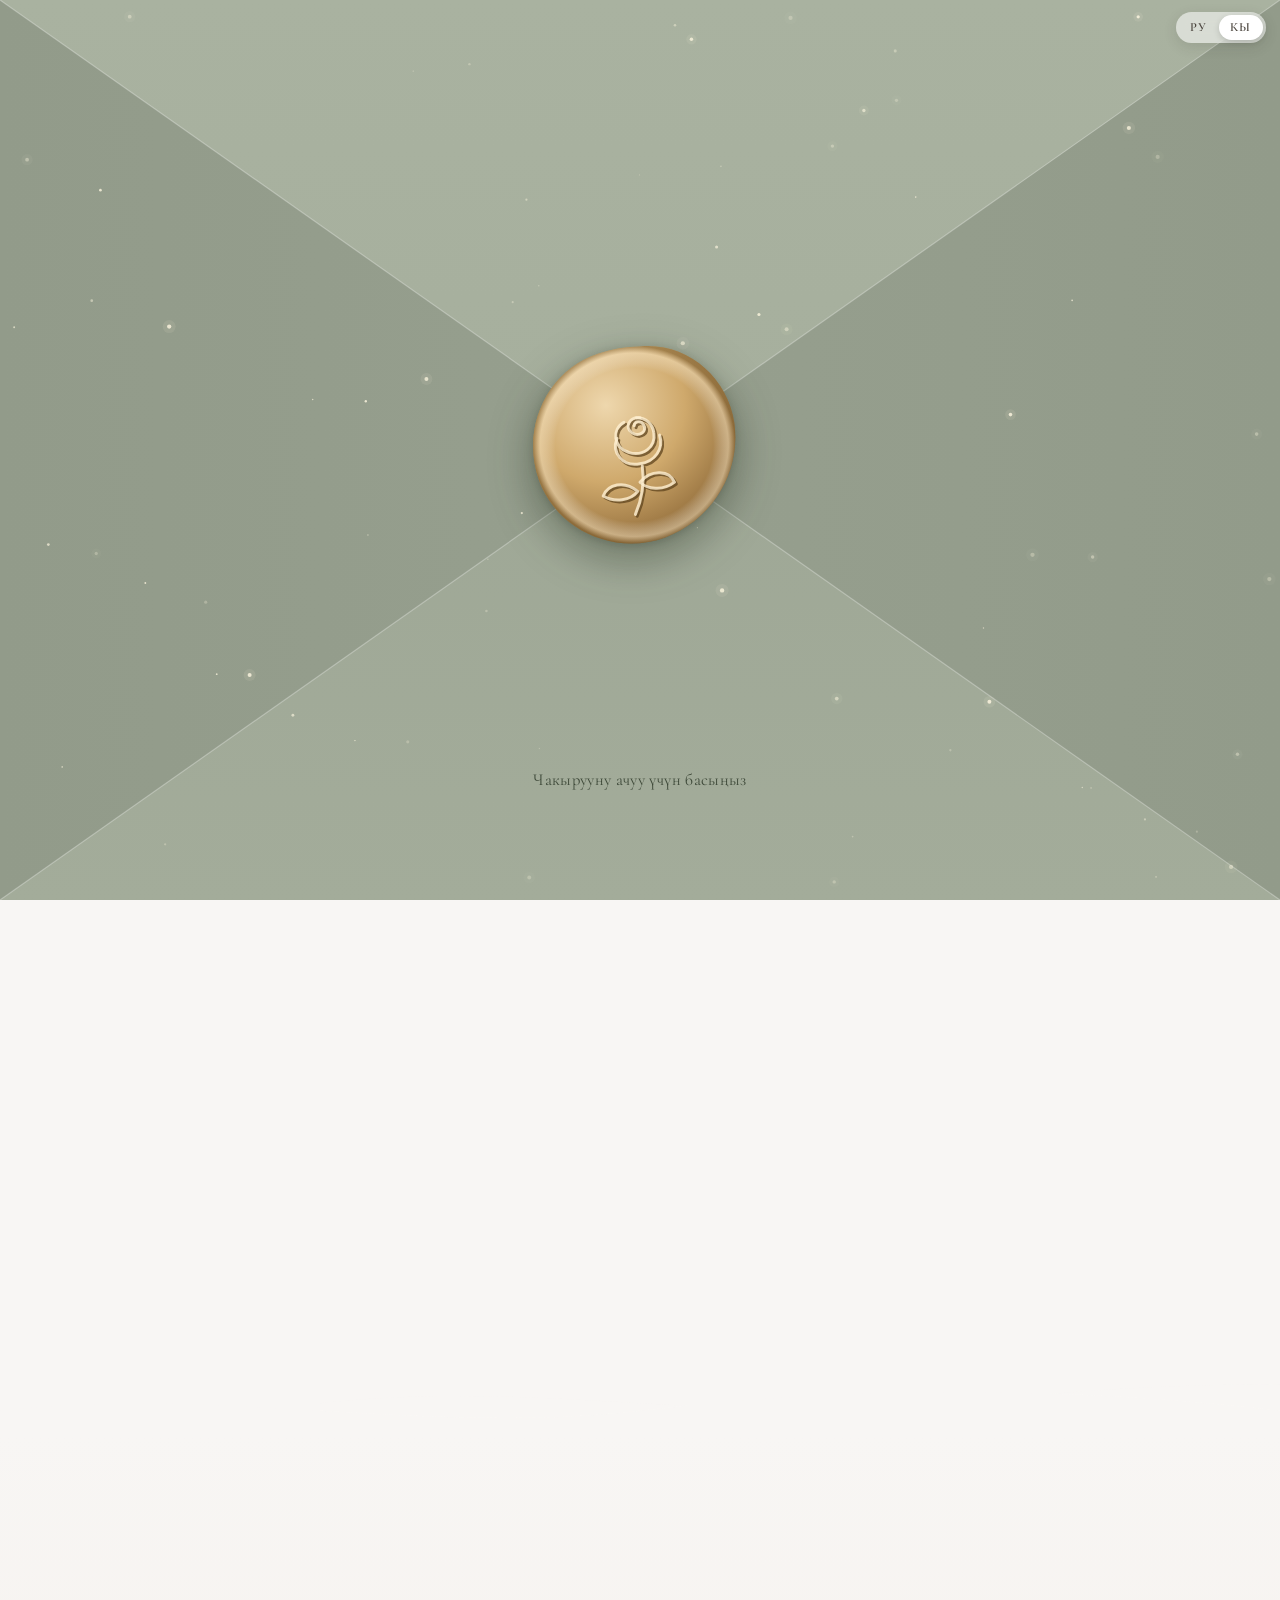
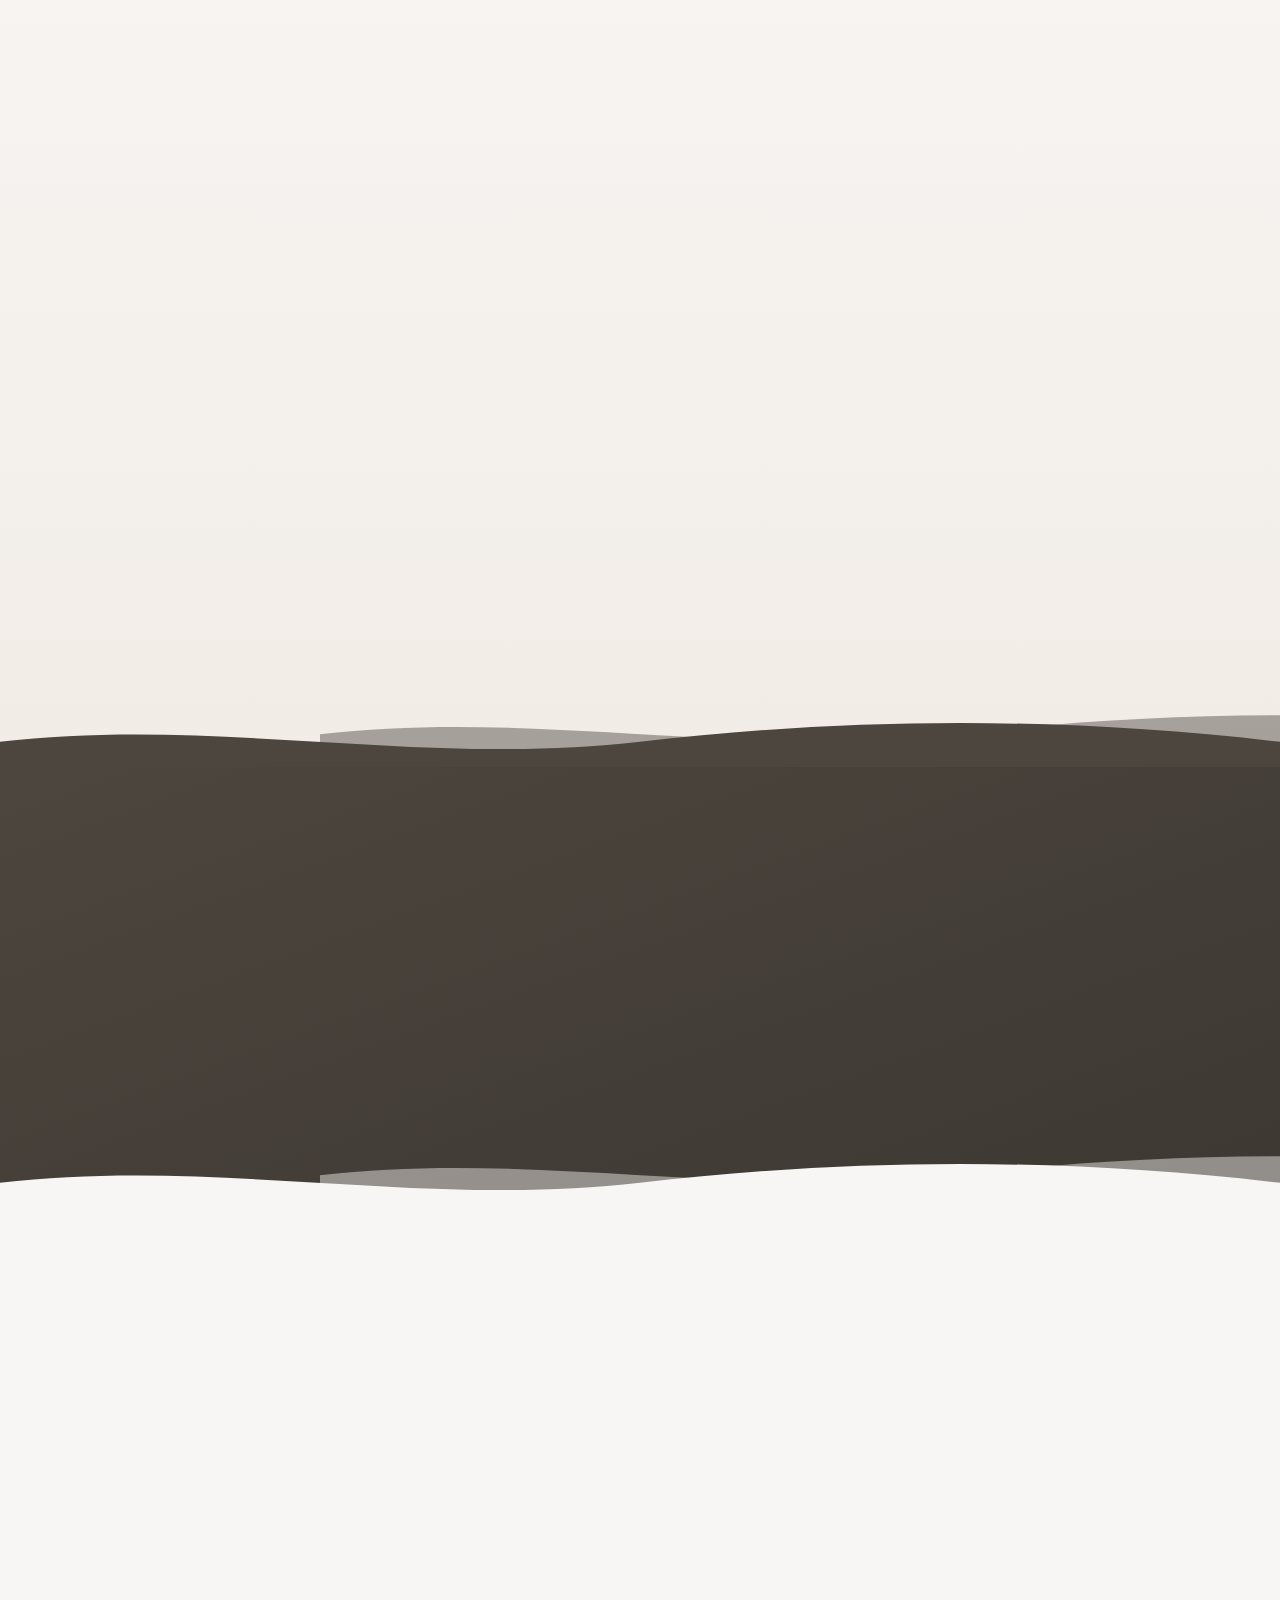
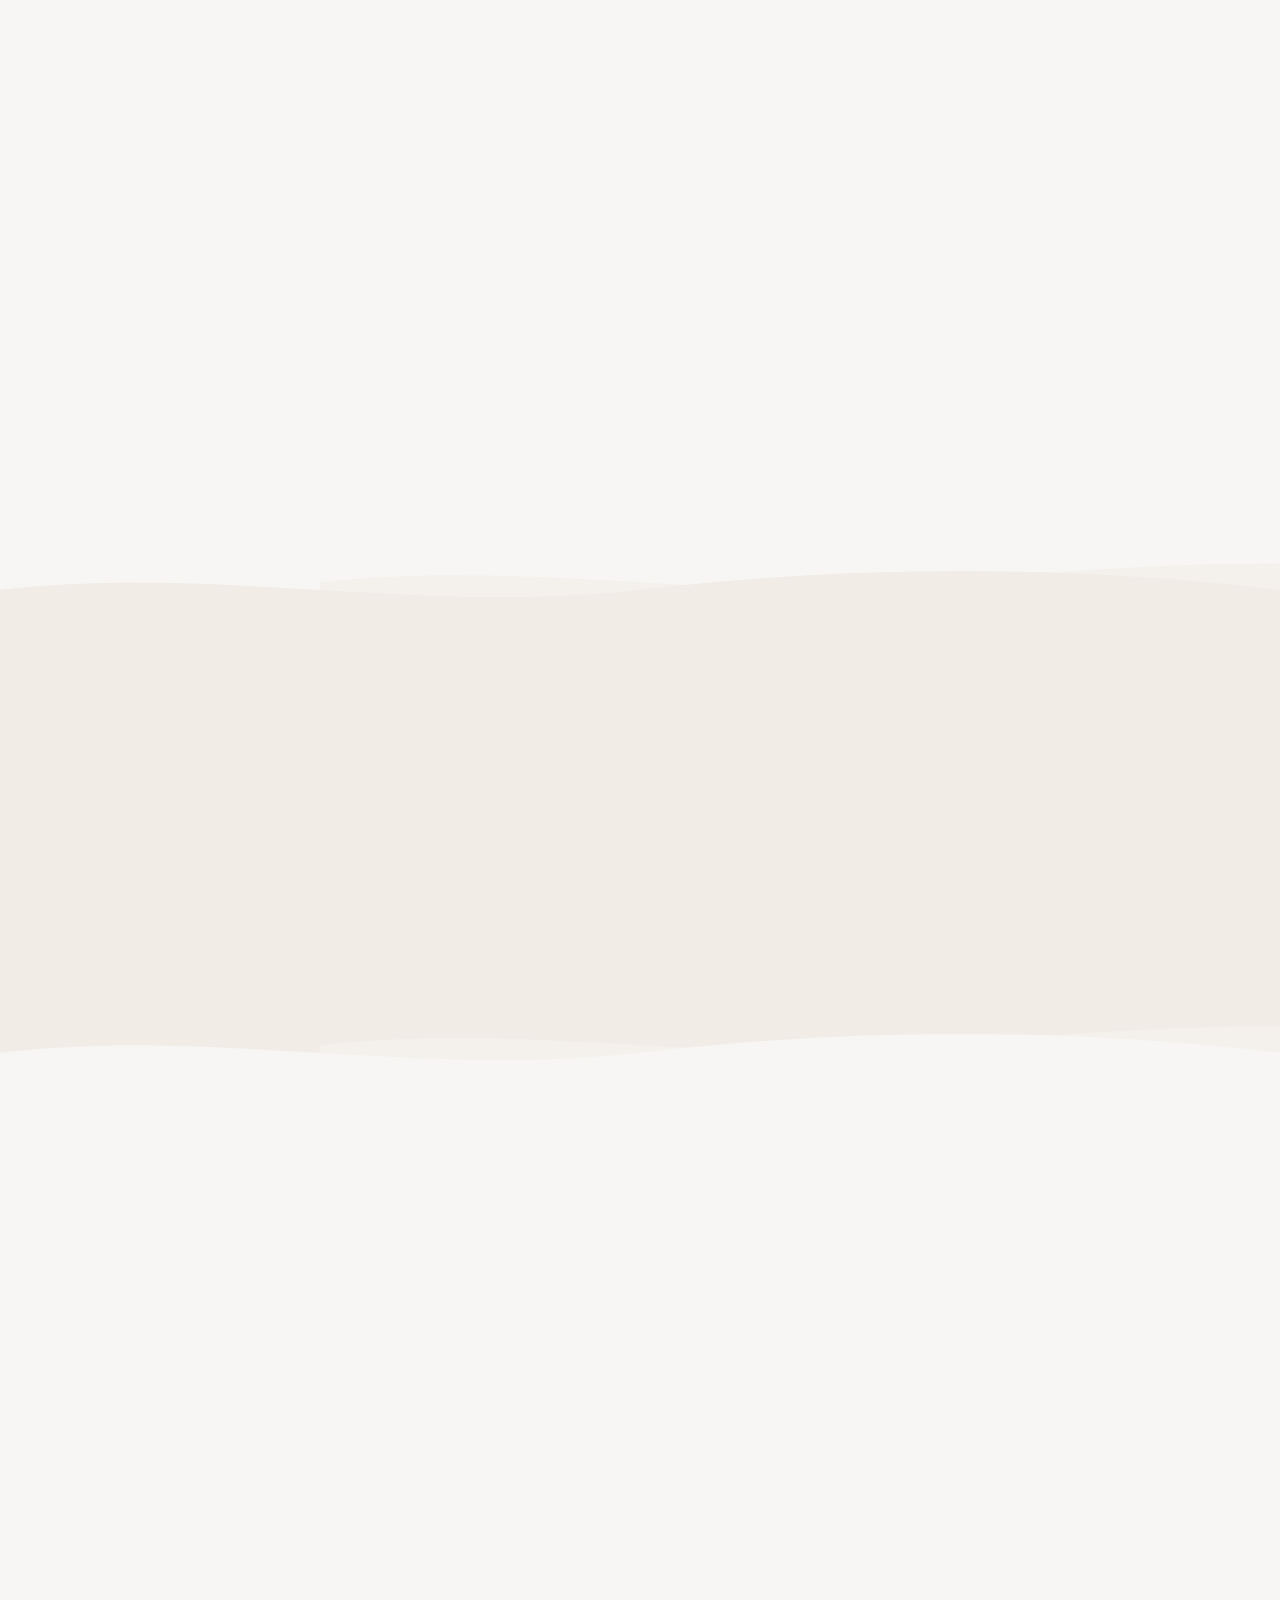
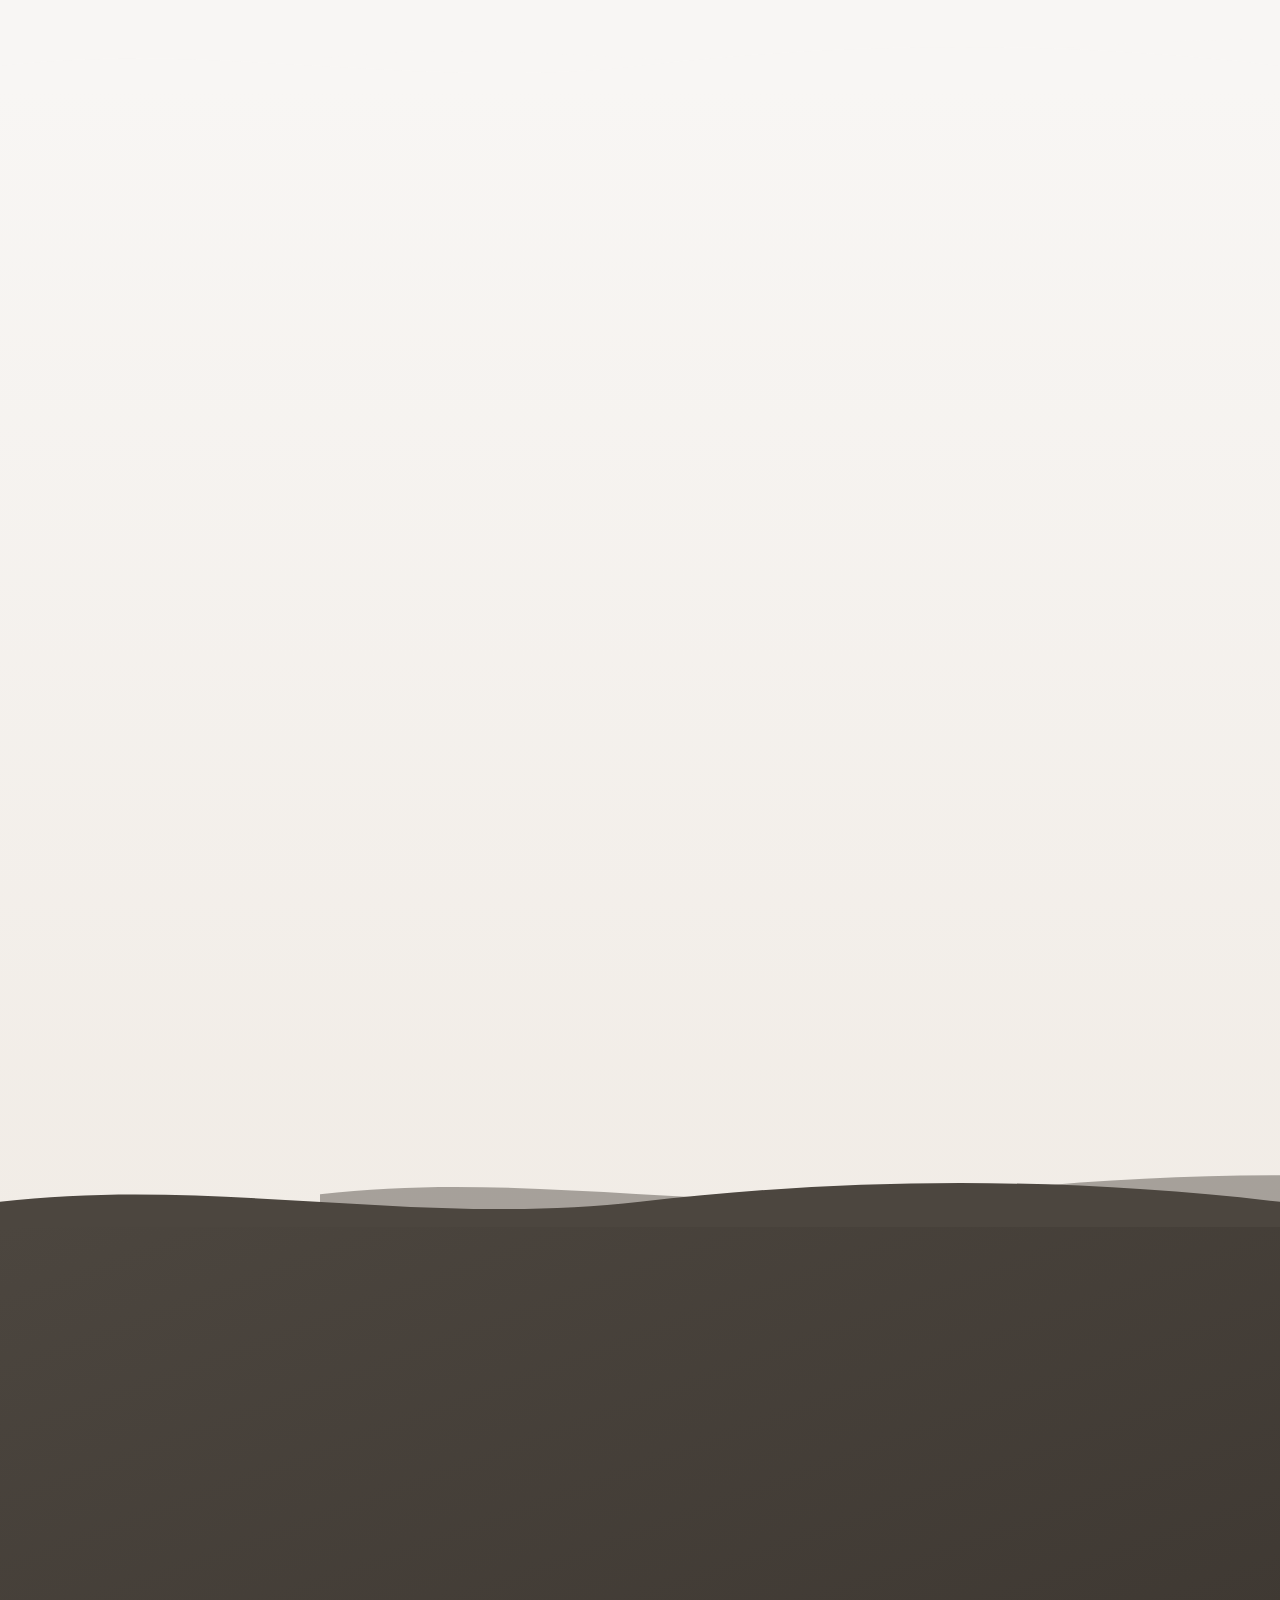
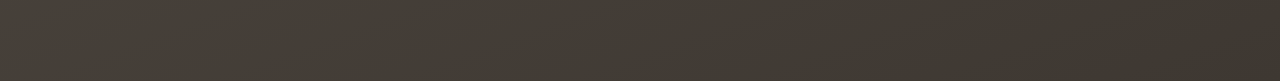
<file: index.html>
<!DOCTYPE html>
<html lang="ky">
<head>
  <meta charset="UTF-8">
  <meta name="viewport" content="width=device-width, initial-scale=1.0, viewport-fit=cover">
  <title>Бактыяр &amp; Диана — Үйлөнүү той</title>
  <meta name="description" content="Сиздерди Бактыяр жана Диананын үйлөнүү тоюна чакырабыз! 26-сентябрь 2026-жыл, саат 17:00. «Мезгил» багы. Чакырууну ачуу үчүн шилтемени басыңыз.">
  <meta property="og:title" content="Бактыяр & Диана — Үйлөнүү той чакыруусу">
  <meta property="og:description" content="Сиздерди Бактыяр жана Диананын үйлөнүү тоюна чакырабыз! 26-сентябрь 2026-жыл, саат 17:00. «Мезгил» багы. Чакырууну ачуу үчүн шилтемени басыңыз.">
  <meta property="og:type" content="website">
  <meta property="og:url" content="https://magamed56.github.io/baha_toy/">
  <meta property="og:image" content="https://magamed56.github.io/baha_toy/assets/og.jpg">
  <meta property="og:image:width" content="1080"><meta property="og:image:height" content="1080"><meta property="og:image:type" content="image/jpeg">
  <meta name="twitter:card" content="summary_large_image">
  <link rel="icon" href="data:image/svg+xml,<svg xmlns='http://www.w3.org/2000/svg' viewBox='0 0 100 100'><text y='.9em' font-size='90'>💍</text></svg>">
  <link rel="preconnect" href="https://fonts.googleapis.com">
  <link rel="preconnect" href="https://fonts.gstatic.com" crossorigin>
  <link href="https://fonts.googleapis.com/css2?family=Playfair+Display:ital,wght@0,400;0,500;0,600;1,400;1,500&family=Cormorant+Garamond:ital,wght@0,300;0,400;0,500;0,600;1,300;1,400;1,500&family=Marck+Script&display=swap" rel="stylesheet">
  <link rel="stylesheet" href="style.css?v=ba0b0c17">
</head>
<body>

  <!-- ===== Конверт / Обложка ===== -->
  <div id="intro" class="intro">
    <div class="env2" id="env">
      <div class="env2__flap env2__flap--left"></div>
      <div class="env2__flap env2__flap--right"></div>
      <div class="env2__flap env2__flap--bottom"></div>
      <div class="env2__flap env2__flap--top"></div>
      <svg class="env2__folds" viewBox="0 0 100 100" preserveAspectRatio="none" aria-hidden="true">
        <path d="M0 0 L50 50 L100 0 M0 100 L50 50 L100 100" vector-effect="non-scaling-stroke"/>
      </svg>
      <canvas id="dust" class="intro__dust" aria-hidden="true"></canvas>
      <button id="open-btn" class="seal" type="button" aria-label="Чакырууну ачуу">
        <svg class="seal__svg" viewBox="0 0 200 200" aria-hidden="true">
          <defs>
            <radialGradient id="wax" cx="36%" cy="30%" r="78%">
              <stop offset="0" stop-color="#eed7ad"/><stop offset=".5" stop-color="#cfa96c"/><stop offset=".85" stop-color="#9c7743"/><stop offset="1" stop-color="#7e5d30"/>
            </radialGradient>
            <radialGradient id="waxRim" cx="50%" cy="50%" r="50%">
              <stop offset=".78" stop-color="rgba(255,255,255,0)"/><stop offset=".93" stop-color="rgba(255,240,210,.45)"/><stop offset="1" stop-color="rgba(120,90,45,.5)"/>
            </radialGradient>
          </defs>
          <path class="seal__blob" d="M100 14 c 40 -4 76 26 82 66 c 6 42 -18 84 -60 100 c -44 16 -94 -6 -110 -50 c -16 -46 8 -96 52 -110 c 12 -4 24 -6 36 -6 Z" fill="url(#wax)"/>
          <path d="M100 14 c 40 -4 76 26 82 66 c 6 42 -18 84 -60 100 c -44 16 -94 -6 -110 -50 c -16 -46 8 -96 52 -110 c 12 -4 24 -6 36 -6 Z" fill="url(#waxRim)"/>
          <g class="seal__rose seal__rose--dark" transform="translate(1.6 1.6)">
            <path d="M100 76 c -9 -1 -14 8 -7 13 c 6 4 14 -1 10 -7 c -2 -4 -8 -3 -8 1"/>
            <path d="M86 80 c -11 6 -9 22 4 26 c 12 4 24 -4 22 -17 c -1 -8 -7 -13 -15 -13"/>
            <path d="M80 94 c -5 12 5 25 20 22 c 13 -2 21 -13 17 -25"/>
            <path d="M102 118 c 2 14 0 28 -6 42"/>
            <path d="M98 140 c -12 -10 -26 -6 -30 4 c 10 6 24 4 30 -4 Z"/>
            <path d="M100 132 c 10 -12 26 -10 30 0 c -10 8 -24 6 -30 0 Z"/>
          </g>
          <g class="seal__rose seal__rose--light">
            <path d="M100 76 c -9 -1 -14 8 -7 13 c 6 4 14 -1 10 -7 c -2 -4 -8 -3 -8 1"/>
            <path d="M86 80 c -11 6 -9 22 4 26 c 12 4 24 -4 22 -17 c -1 -8 -7 -13 -15 -13"/>
            <path d="M80 94 c -5 12 5 25 20 22 c 13 -2 21 -13 17 -25"/>
            <path d="M102 118 c 2 14 0 28 -6 42"/>
            <path d="M98 140 c -12 -10 -26 -6 -30 4 c 10 6 24 4 30 -4 Z"/>
            <path d="M100 132 c 10 -12 26 -10 30 0 c -10 8 -24 6 -30 0 Z"/>
          </g>
        </svg>
      </button>
      <p class="intro__tap" data-i18n="tap">Чакырууну ачуу үчүн басыңыз</p>
    </div>
  </div>
  <div class="lang" id="lang" role="group" aria-label="Тил / Язык">
    <button type="button" data-lang="ru">РУ</button>
    <button type="button" data-lang="ky" class="is-active">КЫ</button>
  </div>

  <!-- ===== Музыка ===== -->
  <button id="music-btn" class="music-btn" type="button" aria-label="Музыканы күйгүзүү / өчүрүү" aria-pressed="false">
    <span class="music-btn__bars"><i></i><i></i><i></i><i></i></span>
  </button>
  <audio id="bg-music" loop preload="auto" src="assets/music.mp3"></audio>

  <canvas id="petals" aria-hidden="true"></canvas>

  <div class="progress" aria-hidden="true"></div>
  <main id="page" class="page">

    <!-- ===== Башкы экран ===== -->
    <header class="hero">
      <div class="hero__glow"></div>
      <svg class="hero__floral hero__floral--tl" viewBox="0 0 200 200" aria-hidden="true">
        <g fill="none" stroke="currentColor" stroke-width="1.2" stroke-linecap="round">
          <path class="draw" d="M10 190 C 40 120, 60 90, 120 40"/>
          <path class="draw" d="M55 118 C 40 100, 30 95, 22 78 C 40 80, 55 95, 55 118 Z"/>
          <path class="draw" d="M78 90 C 95 92, 108 84, 118 66 C 100 66, 84 74, 78 90 Z"/>
          <path class="draw" d="M40 148 C 25 135, 14 132, 8 116 C 26 118, 38 130, 40 148 Z"/>
          <path class="draw" d="M96 66 C 84 52, 88 36, 100 24 C 110 38, 108 54, 96 66 Z"/>
          <path class="draw" d="M120 40 C 130 28, 146 22, 162 26"/>
          <circle class="draw" cx="166" cy="26" r="3"/>
          <circle class="draw" cx="150" cy="16" r="2"/>
        </g>
      </svg>
      <svg class="hero__floral hero__floral--br" viewBox="0 0 200 200" aria-hidden="true">
        <g fill="none" stroke="currentColor" stroke-width="1.2" stroke-linecap="round">
          <path class="draw" d="M10 190 C 40 120, 60 90, 120 40"/>
          <path class="draw" d="M55 118 C 40 100, 30 95, 22 78 C 40 80, 55 95, 55 118 Z"/>
          <path class="draw" d="M78 90 C 95 92, 108 84, 118 66 C 100 66, 84 74, 78 90 Z"/>
          <path class="draw" d="M40 148 C 25 135, 14 132, 8 116 C 26 118, 38 130, 40 148 Z"/>
          <path class="draw" d="M96 66 C 84 52, 88 36, 100 24 C 110 38, 108 54, 96 66 Z"/>
          <path class="draw" d="M120 40 C 130 28, 146 22, 162 26"/>
          <circle class="draw" cx="166" cy="26" r="3"/>
          <circle class="draw" cx="150" cy="16" r="2"/>
        </g>
      </svg>

      <div class="hero__content">
        <p class="hero__guest fade-up" style="--d:.1s" id="guest" hidden></p>
        <p class="hero__kicker fade-up" style="--d:.2s" data-i18n="heroKicker">Үйлөнүү той</p>
        <h1 class="hero__names">
          <span class="fade-up" style="--d:.5s" data-cfg="groom">Бактыяр</span>
          <span class="hero__amp fade-up" style="--d:.8s">&amp;</span>
          <span class="fade-up" style="--d:1.1s" data-cfg="bride">Диана</span>
        </h1>
        <div class="hero__line fade-up" style="--d:1.4s"></div>
        <p class="hero__date fade-up" style="--d:1.6s">
          <span data-cfg="dateDay">26</span>
          <span class="dot">·</span>
          <span data-cfg="dateMonth">09</span>
          <span class="dot">·</span>
          <span data-cfg="dateYear">2026</span>
        </p>
        <p class="hero__sub fade-up" style="--d:1.8s" data-cfg="dateLong">26-сентябрь 2026-жыл</p>
      </div>
      <a href="#invite" class="scroll-hint" aria-label="Төмөн"><span></span></a>
    </header>

    <!-- ===== Чакыруу ===== -->
    <section id="invite" class="section section--invite">
      <div class="container reveal">
        <p class="kicker" data-i18n="kInvite">Чакыруу</p>
        <h2 class="section__title" data-cfg="inviteTitle">Урматтуу коноктор!</h2>
        <div class="ornament"></div>
        <p class="lead" data-cfg="inviteText">
          Сиздерди уулубуз Бактыяр менен келинибиз Диананын баш кошуу тоюна арналган
          салтанаттуу кечебизге чын жүрөктөн чакырабыз. Келип, кубанычыбызды бөлүшүп,
          жаш үй-бүлөгө ак батаңызды бериңиздер!
        </p>
      </div>
    </section>

    <!-- ===== Той салтанаты ===== -->
    <section class="section section--date">
      <div class="container reveal">
        <p class="kicker" data-i18n="kDate">Той салтанаты</p>
        <h2 class="section__title"><span data-cfg="dateLong">26-сентябрь 2026-жыл</span></h2>
        <p class="section__sub"><span data-cfg="weekday">Ишемби</span> · <span data-i18n="at">саат</span> <strong data-cfg="timeStart">17:00</strong></p>
        <div id="calendar" class="calendar" aria-label="Календарь"></div>
        <p class="section__note"><span data-i18n="toy">Той</span> <strong data-cfg="timeStart">17:00</strong> — <strong data-cfg="timeEnd">22:00</strong></p>
        <p class="section__hint" data-i18n="late">Той убактысынан кечикпеңиздер!</p>
        <a id="cal-btn" class="btn btn--outline btn--small" href="#" target="_blank" rel="noopener"><span data-i18n="calBtn">📅 Календарга кошуу</span></a>
      </div>
    </section>

    <!-- ===== Тойго чейин ===== -->
    <section class="section section--countdown">
      <div class="container reveal">
        <p class="kicker kicker--light" data-i18n="kCountdown">Тойго чейин</p>
        <h2 class="section__title section__title--light" data-i18n="countdownTitle">Калды</h2>
        <div id="countdown" class="countdown" aria-live="polite">
          <div class="countdown__item"><span class="countdown__num" data-unit="days">00</span><span class="countdown__label" data-i18n="days">күн</span></div>
          <div class="countdown__item"><span class="countdown__num" data-unit="hours">00</span><span class="countdown__label" data-i18n="hours">саат</span></div>
          <div class="countdown__item"><span class="countdown__num" data-unit="minutes">00</span><span class="countdown__label" data-i18n="minutes">мүнөт</span></div>
          <div class="countdown__item"><span class="countdown__num" data-unit="seconds">00</span><span class="countdown__label" data-i18n="seconds">секунд</span></div>
        </div>
      </div>
    </section>

    <!-- ===== Дарегибиз ===== -->
    <section class="section section--venue">
      <div class="container reveal">
        <p class="kicker" data-i18n="kVenue">Дарегибиз</p>
        <h2 class="section__title" data-cfg="venueName">«Мезгил» багы</h2>
        <p class="venue__address" data-cfg="addressLine" hidden></p>
        <div class="map-wrap">
          <iframe id="map" title="Карта" loading="lazy" referrerpolicy="no-referrer-when-downgrade" allowfullscreen></iframe>
        </div>
        <a id="route-btn" class="btn btn--outline" href="#" target="_blank" rel="noopener">
          <span data-i18n="routeBtn">📍 Картадан кароо</span>
        </a>
      </div>
    </section>

    <!-- ===== Той ээлери ===== -->
    <section class="section section--hosts">
      <div class="container reveal">
        <p class="kicker" data-i18n="kHosts">Той ээлери</p>
        <h2 class="hosts__names">
          <span data-cfg="hostFather">Дамирбек</span>
          <span class="amp">&amp;</span>
          <span data-cfg="hostMother">Толугай</span>
        </h2>
        <div class="ornament"></div>
        <p class="hosts__text" data-i18n="hostsText">Сиздерди ак дасторконубуздун кадырлуу коногу болууга чакырабыз</p>
      </div>
    </section>

    <!-- ===== Эскертүү ===== -->
    <section class="section section--notes">
      <div class="container reveal">
        <p class="kicker" data-i18n="kNotes">Эскертүү</p>
        <h2 class="section__title" data-i18n="notesTitle">Маанилүү маалымат</h2>
        <div id="notes" class="notes"></div>
      </div>
    </section>

    <!-- ===== Суроо (RSVP) ===== -->
    <section id="rsvp" class="section section--rsvp">
      <div class="container reveal">
        <p class="kicker" data-i18n="kRsvp">Суроо</p>
        <h2 class="section__title" data-i18n="rsvpTitle">Тойго келесизби?</h2>
        <p class="section__sub" data-i18n="rsvpSub">Жообуңузду алдын ала билдирип коюңуз</p>

        <form id="rsvp-form" class="form" novalidate>
          <label class="field">
            <span data-i18n="nameLabel">Аты-жөнүңүз</span>
            <input type="text" name="name" required placeholder="Мисалы: Айбек Асанов" data-i18n-ph="namePh" autocomplete="name">
            <small data-i18n="nameHint">Жубайыңыз менен келе турчу болсоңуз, анын да атын кошо жазып кетиңиз</small>
          </label>
          <fieldset class="field field--radio">
            <legend data-i18n="rsvpTitle">Тойго келесизби?</legend>
            <label class="choice"><input type="radio" name="attend" value="yes" checked><span data-i18n="yes">Келемин 🥰</span></label>
            <label class="choice"><input type="radio" name="attend" value="both"><span data-i18n="both">Жубайым менен келемин 👫</span></label>
            <label class="choice"><input type="radio" name="attend" value="no"><span data-i18n="no">Келе албаймын 😔</span></label>
          </fieldset>
          <label class="field" id="guests-field">
            <span data-i18n="guestsLabel">Канча адам келесиз?</span>
            <select name="guests"><option>1</option><option>2</option><option>3</option><option>4</option><option>5</option><option>6</option></select>
          </label>
          <label class="field">
            <span data-i18n="wishLabel">Каалоо (милдеттүү эмес)</span>
            <textarea name="wish" rows="2" placeholder="Жаш үй-бүлөгө бир-эки жылуу сөз…" data-i18n-ph="wishPh" maxlength="300"></textarea>
          </label>
          <button id="rsvp-submit" class="btn btn--gold" type="submit"><span data-i18n="submit">Жөнөтүү</span></button>
          <p class="form__note" id="form-note"></p>
        </form>

        <div id="rsvp-success" class="success" hidden>
          <div class="success__icon">♥</div>
          <h3 id="thanks-title" data-i18n="thanks">Рахмат!</h3>
          <p id="thanks-text" data-i18n-html="received">Жообуңуз кабыл алынды.<br>Сизди тойдо күтөбүз.</p>
          <p class="success__answer" id="answer-echo"></p>
          <button type="button" class="btn btn--outline btn--small" id="change-btn"><span data-i18n="change">Жоопту өзгөртүү</span></button>
        </div>
      </div>
    </section>

    <!-- ===== Аягы ===== -->
    <footer class="footer">
      <div class="container reveal">
        <div class="footer__hearts" aria-hidden="true"><span>♥</span><span>♥</span><span>♥</span></div>
        <p class="footer__text" data-cfg="closingText">Сиздерди чыдамсыздык менен күтөбүз!</p>
        <p class="footer__names"><span data-cfg="groom">Бактыяр</span> <span class="amp">&amp;</span> <span data-cfg="bride">Диана</span></p>
        <p class="footer__date" data-cfg="dateYear">2026</p>
      </div>
    </footer>
  </main>

  <script src="config.js?v=ba0b0c17"></script>
  <script src="script.js?v=ba0b0c17"></script>
</body>
</html>
</file>
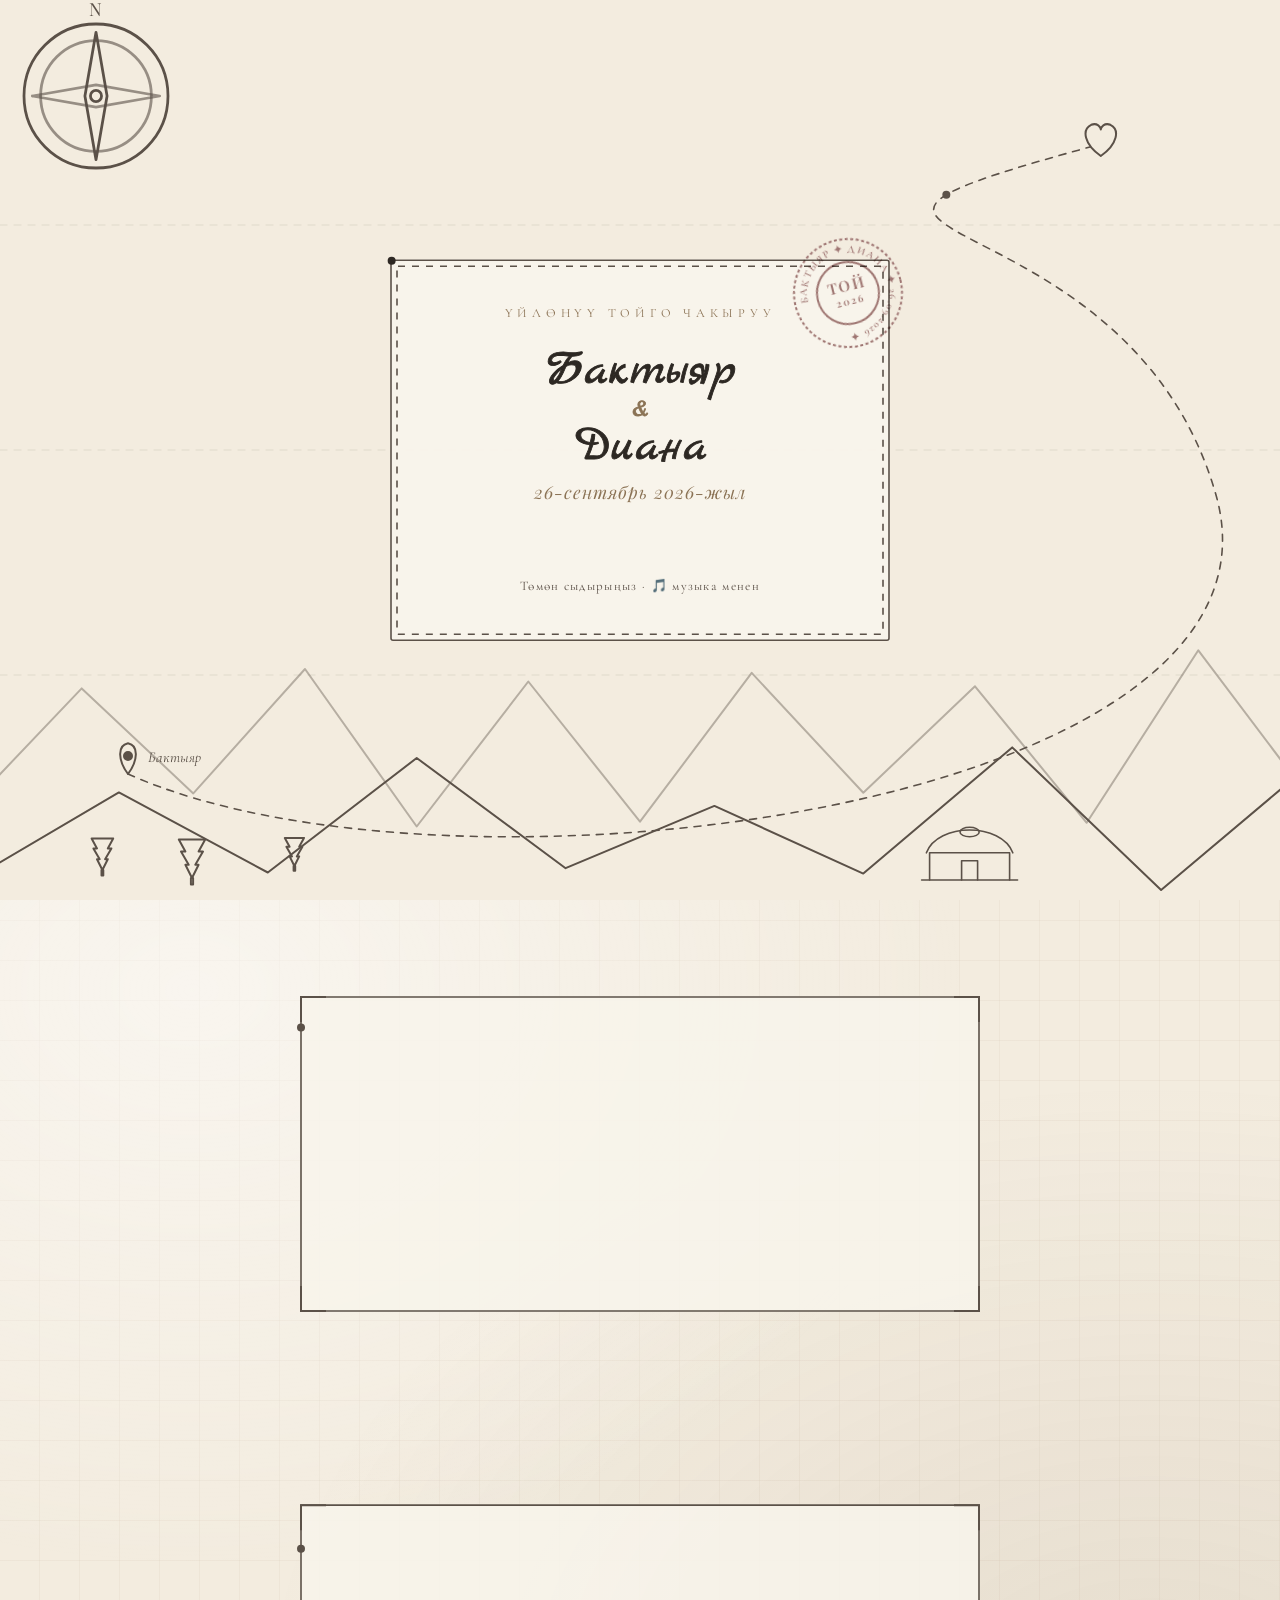
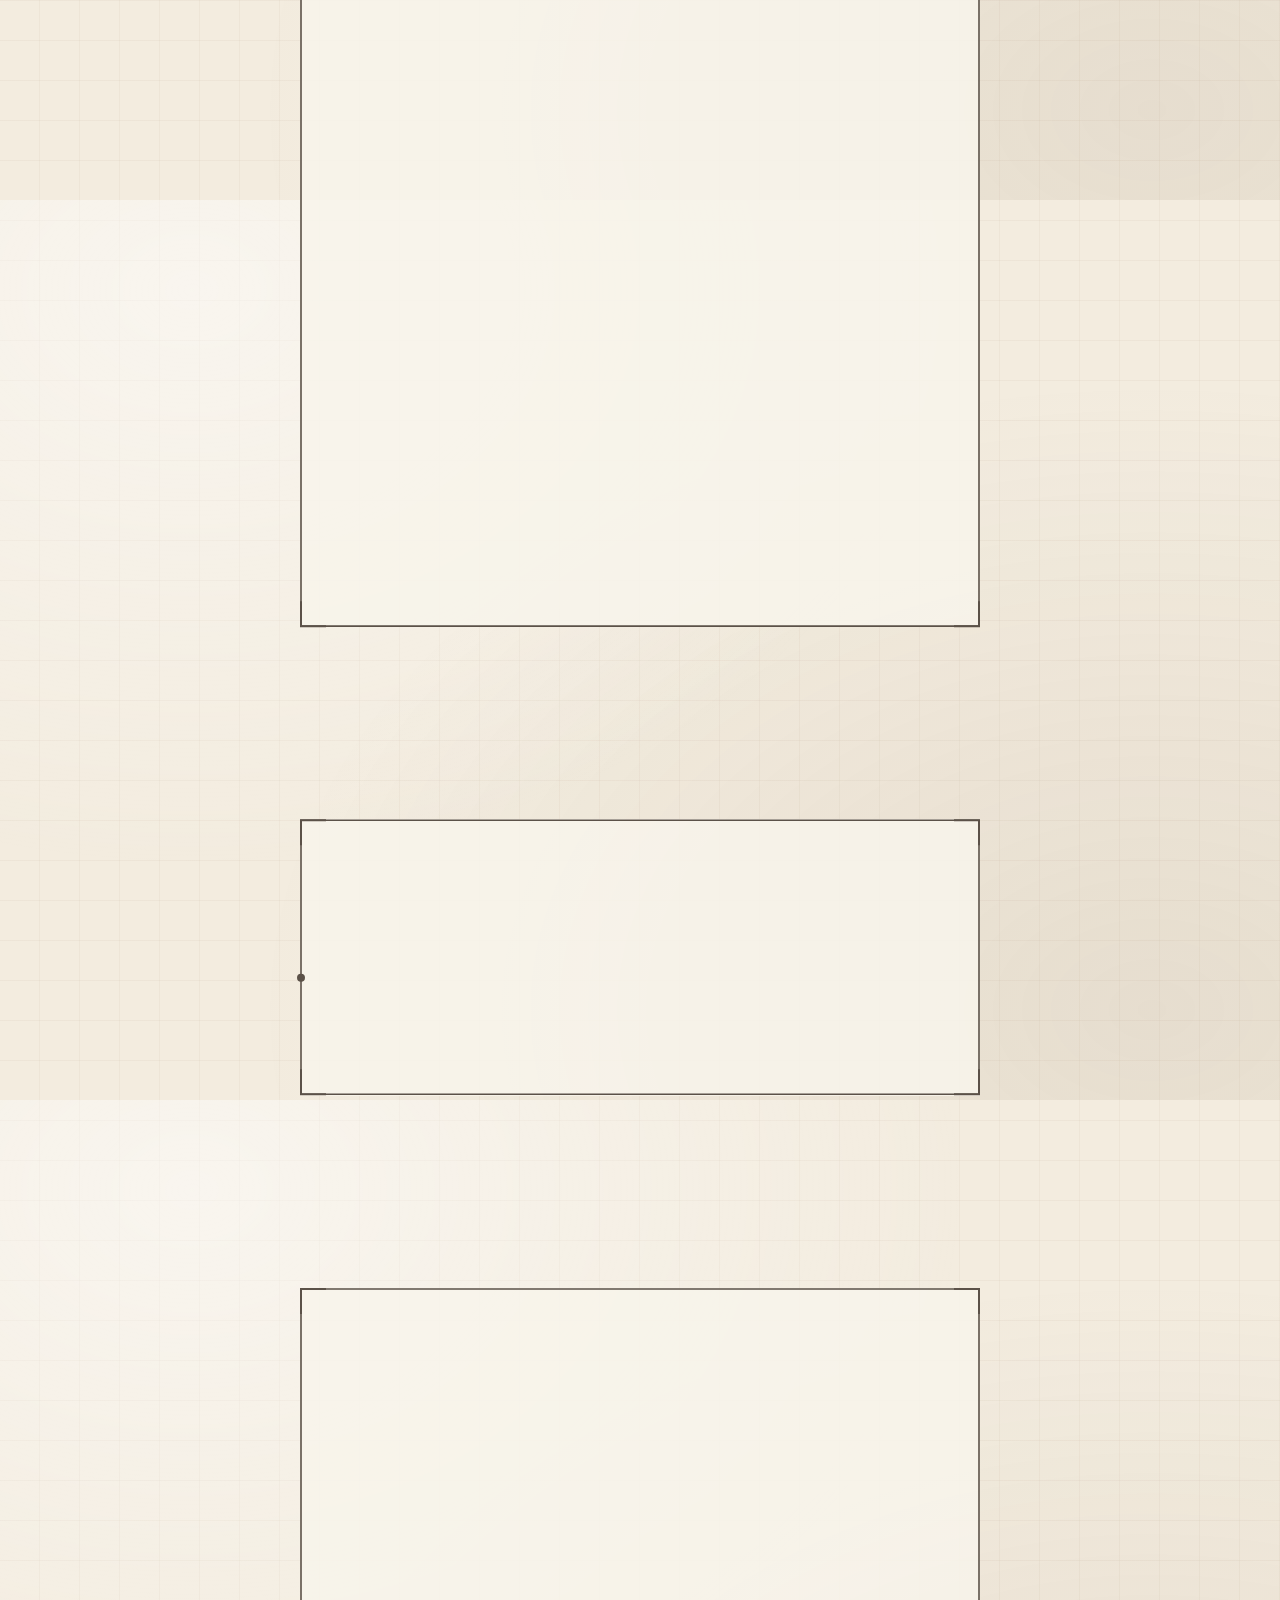
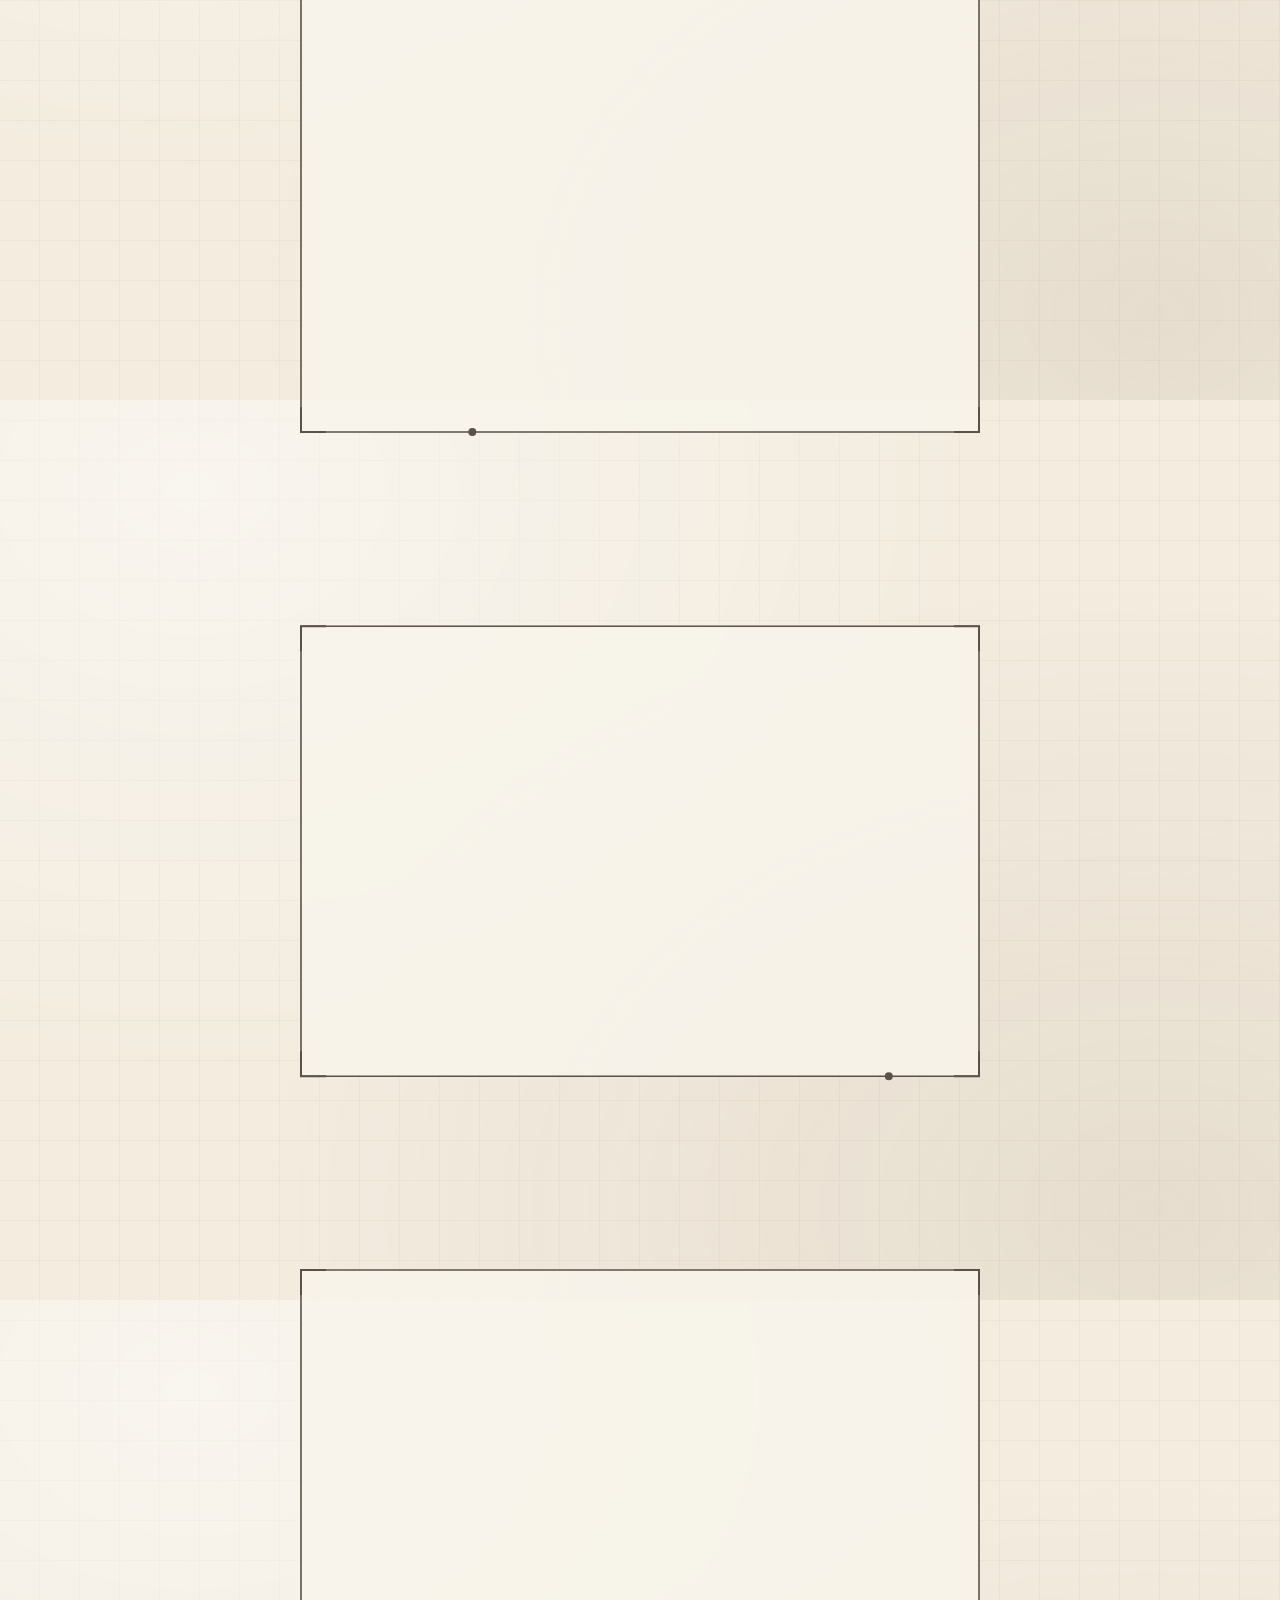
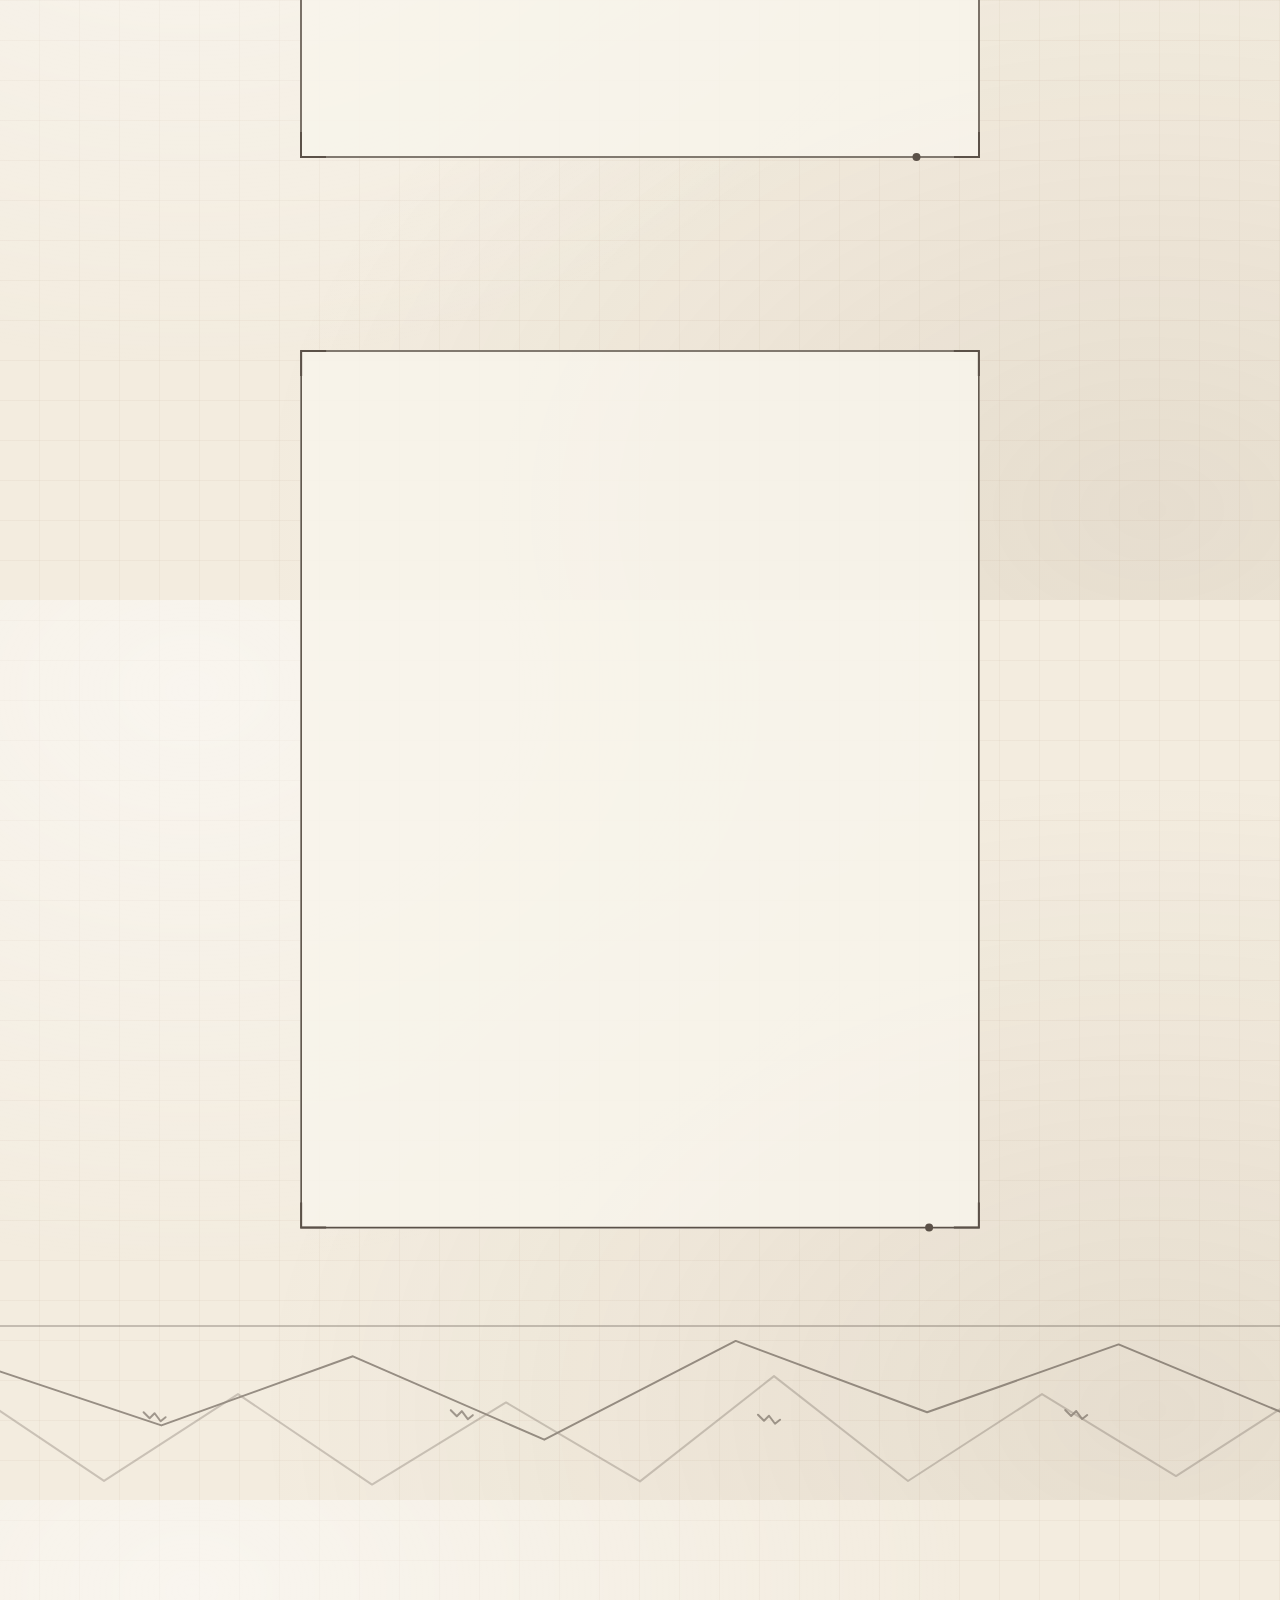
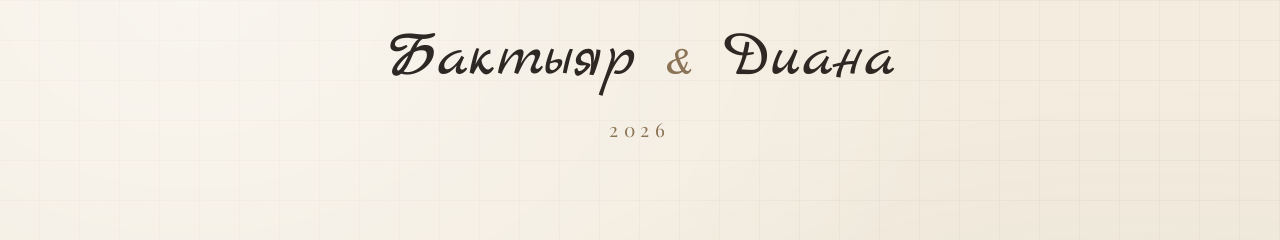
<file: v2/index.html>
<!DOCTYPE html>
<html lang="ky">
<head>
  <meta charset="UTF-8">
  <meta name="viewport" content="width=device-width, initial-scale=1.0, viewport-fit=cover">
  <title>Бактыяр &amp; Диана — Үйлөнүү той</title>
  <meta name="description" content="Сиздерди Бактыяр жана Диананын үйлөнүү тоюна чакырабыз! 26-сентябрь 2026-жыл, саат 17:00. «Мезгил» багы. Чакырууну ачуу үчүн шилтемени басыңыз.">
  <meta property="og:title" content="Бактыяр & Диана — Үйлөнүү той чакыруусу">
  <meta property="og:description" content="Сиздерди Бактыяр жана Диананын үйлөнүү тоюна чакырабыз! 26-сентябрь 2026-жыл, саат 17:00. «Мезгил» багы. Чакырууну ачуу үчүн шилтемени басыңыз.">
  <meta property="og:type" content="website">
  <meta property="og:url" content="https://magamed56.github.io/baha_toy/v2/">
  <meta property="og:image" content="https://magamed56.github.io/baha_toy/assets/og.jpg">
  <meta property="og:image:width" content="1080"><meta property="og:image:height" content="1080"><meta property="og:image:type" content="image/jpeg">
  <meta name="twitter:card" content="summary_large_image">
  <link rel="icon" href="data:image/svg+xml,<svg xmlns='http://www.w3.org/2000/svg' viewBox='0 0 100 100'><text y='.9em' font-size='90'>🗺️</text></svg>">
  <link rel="preconnect" href="https://fonts.googleapis.com">
  <link rel="preconnect" href="https://fonts.gstatic.com" crossorigin>
  <link href="https://fonts.googleapis.com/css2?family=Playfair+Display:ital,wght@0,400;0,500;0,600;1,400;1,500&family=Cormorant+Garamond:ital,wght@0,300;0,400;0,500;0,600;1,300;1,400;1,500&family=Marck+Script&display=swap" rel="stylesheet">
  <link rel="stylesheet" href="style.css?v=ba0b0c17">
</head>
<body>

  <!-- ===== Карта-мукаба / Обложка-карта ===== -->
  <div id="intro" class="intro">
    <svg id="intro-map" class="intro__map" aria-hidden="true"></svg>
    <div class="cartouche" id="cartouche">
      <svg class="cartouche__frame" aria-hidden="true"><rect id="cartouche-rect" x="1" y="1" rx="2"/><rect id="cartouche-rect2" x="7" y="7" rx="1"/></svg>
      <p class="intro__kicker">Үйлөнүү тойго чакыруу</p>
      <svg class="names-svg" viewBox="0 0 640 210" aria-label="Бактыяр & Диана">
        <text id="tr-groom" class="tr" x="320" y="76">Бактыяр</text>
        <text id="tr-amp" class="tr tr--amp" x="320" y="126">&amp;</text>
        <text id="tr-bride" class="tr tr--2" x="320" y="192">Диана</text>
      </svg>
      <p class="intro__date"><span data-cfg="dateLong">26-сентябрь 2026-жыл</span></p>
      <svg class="postmark" viewBox="0 0 120 120" aria-hidden="true">
        <defs><path id="pm-arc" d="M60 60 m -41 0 a 41 41 0 1 1 82 0 a 41 41 0 1 1 -82 0"/></defs>
        <circle cx="60" cy="60" r="54"/><circle cx="60" cy="60" r="31"/>
        <text class="postmark__ring"><textPath id="pm-text" href="#pm-arc" startOffset="0">БАКТЫЯР ✦ ДИАНА ✦ 26.09.2026 ✦</textPath></text>
        <text class="postmark__center" x="60" y="58">ТОЙ</text>
        <text class="postmark__center postmark__center--small" x="60" y="72" id="pm-year">2026</text>
      </svg>
      <button id="open-btn" class="intro__scroll" type="button" aria-label="Чакырууну ачуу">
        <span class="intro__chev"></span><span class="intro__chev"></span><span class="intro__chev"></span>
      </button>
      <p class="intro__hint">Төмөн сыдырыңыз · 🎵 музыка менен</p>
    </div>
  </div>

  <button id="music-btn" class="music-btn" type="button" aria-label="Музыканы күйгүзүү / өчүрүү" aria-pressed="false">
    <span class="music-btn__bars"><i></i><i></i><i></i><i></i></span>
  </button>
  <audio id="bg-music" loop preload="auto"></audio>

  <div class="progress" aria-hidden="true"></div>
  <main id="page" class="page">
    <svg id="route" class="route" aria-hidden="true"></svg>

    <!-- ===== Башкы экран ===== -->
    <header class="hero sec" id="hero">
      <svg class="compass" id="compass" viewBox="0 0 120 120" aria-hidden="true"></svg>
      <div class="hero__content">
        <p class="hero__guest" id="guest" hidden></p>
        <p class="kicker">Үйлөнүү той</p>
        <h1 class="hero__names" aria-label="Бактыяр & Диана">
          <svg class="names-svg names-svg--hero" viewBox="0 0 640 210" aria-hidden="true">
            <text id="hero-groom" class="tr" x="320" y="76">Бактыяр</text>
            <text class="tr tr--amp" x="320" y="126">&amp;</text>
            <text id="hero-bride" class="tr tr--2" x="320" y="192">Диана</text>
          </svg>
        </h1>
        <svg class="underline" viewBox="0 0 300 14" preserveAspectRatio="none" aria-hidden="true">
          <path class="stroke" d="M2 8 C 60 2, 120 12, 150 7 S 240 2, 298 8"/>
        </svg>
        <p class="hero__date">
          <span data-cfg="dateDay">26</span><span class="sep">·</span><span data-cfg="dateMonth">09</span><span class="sep">·</span><span data-cfg="dateYear">2026</span>
        </p>
        <p class="hero__sub" data-cfg="dateLong">26-сентябрь 2026-жыл</p>
      </div>
      <svg id="hero-mountains" class="mountains" aria-hidden="true"></svg>
    </header>

    <!-- ===== Чакыруу ===== -->
    <section class="sec" id="invite">
      <div class="frame">
        <p class="kicker">Чакыруу</p>
        <h2 class="title" data-cfg="inviteTitle">Урматтуу коноктор!</h2>
        <p class="lead fade" data-cfg="inviteText">
          Сиздерди уулубуз Бактыяр менен келинибиз Диананын баш кошуу тоюна арналган
          салтанаттуу кечебизге чын жүрөктөн чакырабыз. Келип, кубанычыбызды бөлүшүп,
          жаш үй-бүлөгө ак батаңызды бериңиздер!
        </p>
      </div>
    </section>

    <!-- ===== Той салтанаты ===== -->
    <section class="sec" id="date">
      <div class="frame">
        <p class="kicker">Той салтанаты</p>
        <h2 class="title" data-cfg="dateLong">26-сентябрь 2026-жыл</h2>
        <p class="sub fade"><span data-cfg="weekday">Ишемби</span> · саат <strong data-cfg="timeStart">17:00</strong></p>
        <div id="calendar" class="cal fade"></div>
        <p class="note-line fade">Той <strong data-cfg="timeStart">17:00</strong> — <strong data-cfg="timeEnd">22:00</strong></p>
        <p class="hint fade">Той убактысынан кечикпеңиздер!</p>
        <a id="cal-btn" class="btn btn--line btn--small fade" href="#" target="_blank" rel="noopener"><span>Календарга кошуу</span></a>
      </div>
    </section>

    <!-- ===== Тойго чейин ===== -->
    <section class="sec" id="countdown-sec">
      <div class="frame">
        <p class="kicker">Тойго чейин</p>
        <h2 class="title">Калды</h2>
        <div id="countdown" class="cd-row fade" aria-live="polite">
          <div class="cd"><svg viewBox="0 0 100 100"><circle class="ring" cx="50" cy="50" r="46" transform="rotate(-90 50 50)"/></svg><span class="cd__num" data-unit="days">00</span><span class="cd__label">күн</span></div>
          <div class="cd"><svg viewBox="0 0 100 100"><circle class="ring" cx="50" cy="50" r="46" transform="rotate(-90 50 50)"/></svg><span class="cd__num" data-unit="hours">00</span><span class="cd__label">саат</span></div>
          <div class="cd"><svg viewBox="0 0 100 100"><circle class="ring" cx="50" cy="50" r="46" transform="rotate(-90 50 50)"/></svg><span class="cd__num" data-unit="minutes">00</span><span class="cd__label">мүнөт</span></div>
          <div class="cd"><svg viewBox="0 0 100 100"><circle class="ring" cx="50" cy="50" r="46" transform="rotate(-90 50 50)"/></svg><span class="cd__num" data-unit="seconds">00</span><span class="cd__label">секунд</span></div>
        </div>
      </div>
    </section>

    <!-- ===== Дарегибиз ===== -->
    <section class="sec" id="venue">
      <div class="frame">
        <p class="kicker">Дарегибиз</p>
        <h2 class="title" data-cfg="venueName">«Мезгил» багы</h2>
        <p class="sub fade" data-cfg="addressLine" hidden></p>
        <div class="map-wrap fade">
          <iframe id="map" title="Карта" loading="lazy" referrerpolicy="no-referrer-when-downgrade" allowfullscreen></iframe>
          <svg class="map-wrap__pin" viewBox="0 0 40 52" aria-hidden="true"><path d="M20 50 C 8 34, 2 26, 2 18 A 18 18 0 0 1 38 18 C 38 26, 32 34, 20 50 Z"/><circle cx="20" cy="18" r="6"/></svg>
        </div>
        <a id="route-btn" class="btn btn--line fade" href="#" target="_blank" rel="noopener"><span>Картадан кароо</span></a>
      </div>
    </section>

    <!-- ===== Той ээлери ===== -->
    <section class="sec" id="hosts">
      <div class="frame">
        <p class="kicker">Той ээлери</p>
        <h2 class="hosts__names title">
          <span data-cfg="hostFather">Дамирбек</span> <span class="amp">&amp;</span> <span data-cfg="hostMother">Толугай</span>
        </h2>
        <svg id="yurt" class="yurt fade" viewBox="0 0 160 110" aria-hidden="true"></svg>
        <p class="sub fade">Сиздерди ак дасторконубуздун кадырлуу коногу болууга чакырабыз</p>
      </div>
    </section>

    <!-- ===== Эскертүү ===== -->
    <section class="sec" id="notes-sec">
      <div class="frame">
        <p class="kicker">Эскертүү</p>
        <h2 class="title">Маанилүү маалымат</h2>
        <ul id="notes" class="legend fade"></ul>
      </div>
    </section>

    <!-- ===== Суроо (RSVP) ===== -->
    <section class="sec" id="rsvp">
      <div class="frame">
        <p class="kicker">Суроо</p>
        <h2 class="title">Тойго келесизби?</h2>
        <p class="sub fade">Жообуңузду алдын ала билдирип коюңуз</p>
        <form id="rsvp-form" class="form fade" novalidate>
          <label class="field">
            <span>Аты-жөнүңүз</span>
            <input type="text" name="name" required placeholder="Мисалы: Айбек Асанов" autocomplete="name">
            <small>Жубайыңыз менен келе турчу болсоңуз, анын да атын кошо жазып кетиңиз</small>
          </label>
          <fieldset class="field field--radio">
            <legend>Тойго келесизби?</legend>
            <label class="choice"><input type="radio" name="attend" value="yes" checked><i></i><span>Келемин</span></label>
            <label class="choice"><input type="radio" name="attend" value="both"><i></i><span>Жубайым менен келемин</span></label>
            <label class="choice"><input type="radio" name="attend" value="no"><i></i><span>Келе албаймын</span></label>
          </fieldset>
          <label class="field" id="guests-field">
            <span>Канча адам келесиз?</span>
            <select name="guests"><option>1</option><option>2</option><option>3</option><option>4</option><option>5</option><option>6</option></select>
          </label>
          <label class="field">
            <span>Каалоо (милдеттүү эмес)</span>
            <textarea name="wish" rows="2" placeholder="Жаш үй-бүлөгө бир-эки жылуу сөз…" maxlength="300"></textarea>
          </label>
          <button id="rsvp-submit" class="btn" type="submit"><span>Жөнөтүү</span></button>
          <p class="form__note" id="form-note"></p>
        </form>
        <div id="rsvp-success" class="success" hidden>
          <svg viewBox="0 0 60 60" class="success__heart" aria-hidden="true"><path class="stroke" d="M30 52 C 10 38, 4 28, 4 18 A 12 12 0 0 1 30 12 A 12 12 0 0 1 56 18 C 56 28, 50 38, 30 52 Z"/></svg>
          <h3 id="thanks-title">Рахмат!</h3>
          <p id="thanks-text">Жообуңуз кабыл алынды.<br>Сизди тойдо күтөбүз.</p>
          <p class="success__answer" id="answer-echo"></p>
          <button type="button" class="btn btn--line btn--small" id="change-btn"><span>Жоопту өзгөртүү</span></button>
        </div>
      </div>
    </section>

    <!-- ===== Аягы ===== -->
    <footer class="footer sec" id="end">
      <svg id="footer-mountains" class="mountains mountains--footer" aria-hidden="true"></svg>
      <div class="footer__inner">
        <p class="footer__text" data-cfg="closingText">Сиздерди чыдамсыздык менен күтөбүз!</p>
        <p class="footer__names"><span data-cfg="groom">Бактыяр</span> <span class="amp">&amp;</span> <span data-cfg="bride">Диана</span></p>
        <p class="footer__date" data-cfg="dateYear">2026</p>
      </div>
    </footer>
  </main>

  <script src="../config.js?v=ba0b0c17"></script>
  <script src="script.js?v=ba0b0c17"></script>
</body>
</html>
</file>
<file: style.css>
/* =====================================================================
   Үйлөнүү тойго чакыруу — стили
   ===================================================================== */
:root {
  --bg: #f8f6f4;
  --bg-2: #f1ece6;
  --paper: #fdfcfa;
  --line: #d3c9bf;
  --gold: #b9a582;
  --gold-light: #d9cbb0;
  --gold-deep: #9a8560;
  --accent: #9a928b;
  --dark: #4c463f;
  --dark-2: #3e3832;
  --ink: #463f38;
  --muted: #8a827a;
  --rose: #d1959e;
  --shadow: 0 20px 60px rgba(70, 63, 56, .12);
  --serif: "Cormorant Garamond", "Playfair Display", Georgia, "Times New Roman", serif;
  --display: "Playfair Display", "Cormorant Garamond", Georgia, serif;
  --script: "Marck Script", "Playfair Display", cursive;
}

* { box-sizing: border-box; }
html { scroll-behavior: smooth; -webkit-text-size-adjust: 100%; }
body {
  margin: 0;
  font-family: var(--serif);
  font-size: 19px; line-height: 1.6;
  color: var(--ink); background: var(--bg);
  overflow-x: hidden;
}
body.locked { overflow: hidden; height: 100vh; }
h1, h2, h3 { font-weight: 400; margin: 0; }
p { margin: 0; }
a { color: inherit; }
.container { width: min(720px, 100% - 2.5rem); margin: 0 auto; text-align: center; }
.amp { font-family: var(--script); color: var(--gold); }

/* ---------- Баскычтар / Кнопки ---------- */
.btn {
  position: relative; display: inline-flex; align-items: center; justify-content: center;
  padding: 1rem 2.6rem; border-radius: 999px;
  font-family: var(--serif); font-size: 1.05rem; font-weight: 500; letter-spacing: .16em; text-transform: uppercase;
  text-decoration: none; cursor: pointer; border: 1px solid transparent; overflow: hidden;
  transition: transform .35s cubic-bezier(.2,.8,.2,1), box-shadow .35s, background .35s, color .35s;
}
.btn span { position: relative; z-index: 1; }
.btn--gold {
  color: #fff;
  background: linear-gradient(135deg, var(--gold-deep), var(--gold) 50%, var(--gold-light));
  background-size: 200% 200%; box-shadow: 0 10px 30px rgba(185,165,130,.4);
  animation: shimmer 4s ease-in-out infinite;
}
.btn--gold::after {
  content: ""; position: absolute; inset: 0;
  background: linear-gradient(120deg, transparent 30%, rgba(255,255,255,.5) 50%, transparent 70%);
  transform: translateX(-120%); transition: transform .9s;
}
.btn--gold:hover::after { transform: translateX(120%); }
.btn--gold:hover { transform: translateY(-2px); box-shadow: 0 16px 40px rgba(185,165,130,.5); }
.btn--gold:disabled { opacity: .6; cursor: wait; }
.btn--outline { color: var(--dark); border-color: var(--gold); background: transparent; }
.btn--outline:hover { background: var(--dark); border-color: var(--dark); color: #fff; transform: translateY(-2px); }
@keyframes shimmer { 0%,100% { background-position: 0% 50%; } 50% { background-position: 100% 50%; } }

/* ---------- Конверт / Обложка ---------- */
:root { --sage-1: #9aa392; --sage-2: #929b8a; --sage-3: #a3ac9a; --sage-4: #a9b2a0; --sage-ink: #3f4a3a; }
.intro { position: fixed; inset: 0; z-index: 100; background: var(--sage-1); overflow: hidden; transition: opacity .9s ease .3s, visibility 1.2s; }
.intro.is-hidden { opacity: 0; visibility: hidden; pointer-events: none; }
.env2 { position: absolute; inset: 0; perspective: 1400px; }
.env2__flap { position: absolute; inset: 0; transition: transform 1.1s cubic-bezier(.6,0,.3,1); }
.env2__flap--left { background: linear-gradient(90deg, var(--sage-2), var(--sage-1)); clip-path: polygon(0 0, 50% 50%, 0 100%); }
.env2__flap--right { background: linear-gradient(270deg, var(--sage-2), var(--sage-1)); clip-path: polygon(100% 0, 50% 50%, 100% 100%); }
.env2__flap--bottom { background: linear-gradient(0deg, var(--sage-3), var(--sage-1)); clip-path: polygon(0 100%, 50% 50%, 100% 100%); }
.env2__flap--top { background: linear-gradient(180deg, var(--sage-4), var(--sage-3)); clip-path: polygon(0 0, 100% 0, 50% 50%); transform-origin: 50% 0; z-index: 2; }
.env2__flap--top::after { content: ""; position: absolute; inset: 0; background: linear-gradient(115deg, transparent 35%, rgba(255,255,255,.14) 50%, transparent 65%); background-size: 250% 100%; animation: sheen 7s ease-in-out 2s infinite; }
.env2__folds { position: absolute; inset: 0; width: 100%; height: 100%; pointer-events: none; z-index: 3; }
.env2__folds path { fill: none; stroke: rgba(255,255,255,.28); stroke-width: 1.2; }
.env2.is-open .env2__flap--top { transform: rotateX(-180deg); }
.env2.is-open .env2__flap--left { transform: translateX(-100%); transition-delay: .55s; }
.env2.is-open .env2__flap--right { transform: translateX(100%); transition-delay: .55s; }
.env2.is-open .env2__flap--bottom { transform: translateY(100%); transition-delay: .55s; }
.env2.is-open .env2__folds { opacity: 0; transition: opacity .4s; }
.intro__dust { position: absolute; inset: 0; width: 100%; height: 100%; pointer-events: none; z-index: 4; }
.seal {
  position: absolute; left: 50%; top: 50%; z-index: 5; width: clamp(160px, 44vw, 230px); aspect-ratio: 1; border: 0; padding: 0; background: none; cursor: pointer;
  transform: translate(-50%, -52%); filter: drop-shadow(0 14px 22px rgba(35,45,28,.35)) drop-shadow(0 2px 4px rgba(35,45,28,.25));
  transition: transform .6s cubic-bezier(.6,0,.3,1), opacity .45s; animation: sealBreath 3.2s ease-in-out infinite;
}
.seal__svg { width: 100%; height: 100%; display: block; }
.seal__rose path { fill: none; stroke-width: 2.6; stroke-linecap: round; stroke-linejoin: round; }
.seal__rose--dark path { stroke: rgba(95,68,30,.75); }
.seal__rose--light path { stroke: rgba(255,240,210,.8); }
@keyframes sealBreath { 0%,100% { transform: translate(-50%, -52%) scale(1); } 50% { transform: translate(-50%, -52%) scale(1.035); } }
.seal:focus-visible { outline: 3px solid rgba(255,255,255,.7); outline-offset: 6px; border-radius: 50%; }
.env2.is-open .seal { transform: translate(-50%, -52%) scale(.15) rotate(25deg); opacity: 0; animation: none; }
.intro__tap { position: absolute; left: 1.5rem; right: 1.5rem; bottom: max(12vh, 70px); z-index: 5; text-align: center; color: var(--sage-ink); opacity: .85; font-size: 1.05rem; line-height: 1.5; letter-spacing: .02em; animation: fadeUp 1.4s cubic-bezier(.2,.8,.2,1) .8s both; }
.env2.is-open .intro__tap { opacity: 0; transition: opacity .3s; }
.lang { position: fixed; top: max(12px, env(safe-area-inset-top)); right: 14px; z-index: 120; display: flex; padding: 3px; border-radius: 999px; background: rgba(255,255,255,.55); backdrop-filter: blur(8px); box-shadow: 0 4px 14px rgba(40,40,30,.12); }
.lang button { border: 0; background: transparent; padding: .38rem .72rem; border-radius: 999px; font: 600 .78rem/1 var(--serif); letter-spacing: .08em; color: var(--dark); cursor: pointer; transition: background .3s, color .3s; }
.lang button.is-active { background: #fff; box-shadow: 0 2px 6px rgba(0,0,0,.15); }
@keyframes sheen { 0% { background-position: 120% 0; } 40%, 100% { background-position: -120% 0; } }

/* Тамгалар / Буквы: появление по одной с размытием */
.ch { display: inline-block; opacity: 0; transform: translateY(.45em) rotate(-6deg) scale(.9); filter: blur(6px); transform-origin: bottom left;
  animation: chIn 1s cubic-bezier(.2,.8,.2,1) forwards; animation-delay: calc(var(--base, 0s) + var(--i) * .07s); }
.ch--space { width: .3em; }
@keyframes chIn { to { opacity: 1; transform: none; filter: blur(0); } }
.hero .ch { animation-play-state: paused; }
body.opened .hero .ch { animation-play-state: running; }

/* Башкы экрандагы сүрөт / Фото на главном экране */
.hero.has-photo { background: center / cover no-repeat var(--hero-img), var(--bg); }
.hero.has-photo::before { content: ""; position: absolute; inset: 0; background: linear-gradient(180deg, rgba(255,255,255,.18) 0%, rgba(255,255,255,.55) 32%, rgba(255,255,255,.55) 58%, rgba(255,255,255,.15) 78%, var(--bg) 100%); }
.hero.has-photo .hero__glow, .hero.has-photo .hero__bokeh { display: none; }
.hero.has-photo .hero__floral { opacity: .55; }
.hero.has-photo .hero__names::after { display: none; }
.hero.has-photo { background-position: center 62%; }

/* ---------- Музыка баскычы ---------- */
.music-btn {
  position: fixed; right: 1.1rem; bottom: 1.1rem; z-index: 90;
  width: 54px; height: 54px; border-radius: 50%;
  border: 1px solid rgba(185,165,130,.55); background: rgba(253,252,250,.92); backdrop-filter: blur(6px);
  box-shadow: 0 8px 24px rgba(70,63,56,.18); cursor: pointer; display: grid; place-items: center;
  opacity: 0; transform: translateY(20px); transition: opacity .6s, transform .6s;
}
.music-btn.is-visible { opacity: 1; transform: none; }
.music-btn__bars { display: flex; align-items: flex-end; gap: 3px; height: 18px; }
.music-btn__bars i { width: 3px; height: 6px; background: var(--gold-deep); border-radius: 2px; transition: height .3s; }
.music-btn.is-playing .music-btn__bars i { animation: bars 1s ease-in-out infinite; }
.music-btn.is-playing .music-btn__bars i:nth-child(2) { animation-delay: .15s; }
.music-btn.is-playing .music-btn__bars i:nth-child(3) { animation-delay: .3s; }
.music-btn.is-playing .music-btn__bars i:nth-child(4) { animation-delay: .45s; }
@keyframes bars { 0%,100% { height: 6px; } 50% { height: 18px; } }

#petals { position: fixed; inset: 0; z-index: 5; pointer-events: none; width: 100%; height: 100%; }

/* ---------- Башкы экран / Hero ---------- */
.page { position: relative; z-index: 1; }
.hero {
  position: relative; min-height: 100svh; display: grid; place-items: center; text-align: center;
  padding: 4rem 1.5rem; overflow: hidden;
  background: linear-gradient(180deg, var(--paper) 0%, var(--bg) 100%);
}
.hero__glow { position: absolute; width: 70vmax; height: 70vmax; border-radius: 50%; background: radial-gradient(circle, rgba(217,203,176,.4), transparent 60%); animation: breathe 8s ease-in-out infinite; }
@keyframes breathe { 0%,100% { transform: scale(1); opacity: .8; } 50% { transform: scale(1.12); opacity: 1; } }
.hero__floral { position: absolute; width: clamp(160px, 32vw, 320px); color: var(--accent); opacity: .9; }
.hero__floral--tl { top: -10px; left: -20px; transform: scaleX(-1) rotate(180deg); }
.hero__floral--br { bottom: -10px; right: -20px; }
.hero__floral .draw { stroke-dasharray: 400; stroke-dashoffset: 400; animation: draw 3.5s ease forwards; }
.hero__floral .draw:nth-child(2) { animation-delay: .4s; }
.hero__floral .draw:nth-child(3) { animation-delay: .7s; }
.hero__floral .draw:nth-child(4) { animation-delay: 1s; }
.hero__floral .draw:nth-child(5) { animation-delay: 1.3s; }
.hero__floral .draw:nth-child(6) { animation-delay: 1.6s; }
.hero__floral .draw:nth-child(7), .hero__floral .draw:nth-child(8) { animation-delay: 2s; }
@keyframes draw { to { stroke-dashoffset: 0; } }
.hero__content { position: relative; }
.hero__kicker { font-family: var(--display); font-style: italic; font-size: 1.05rem; letter-spacing: .3em; text-transform: uppercase; color: var(--muted); }
.hero__names { font-family: var(--script); font-size: clamp(3.4rem, 14vw, 7rem); line-height: 1.05; color: var(--dark); margin: .5rem 0; display: flex; flex-direction: column; align-items: center; }
.hero__amp { font-size: .5em; line-height: 1.2; color: var(--gold); }
.hero__line { width: 90px; height: 1px; margin: 1.4rem auto; background: linear-gradient(90deg, transparent, var(--gold), transparent); }
.hero__date { font-family: var(--display); font-size: clamp(1.4rem, 5vw, 2rem); letter-spacing: .22em; color: var(--ink); }
.hero__date .dot { color: var(--gold); margin: 0 .15em; }
.hero__sub { margin-top: .4rem; color: var(--muted); letter-spacing: .1em; font-style: italic; font-size: 1.1rem; }

.fade-up { opacity: 0; transform: translateY(24px); animation: fadeUp 1.2s cubic-bezier(.2,.8,.2,1) forwards; animation-delay: var(--d, 0s); animation-play-state: paused; }
body.opened .fade-up { animation-play-state: running; }
@keyframes fadeUp { to { opacity: 1; transform: none; } }

.scroll-hint { position: absolute; bottom: 1.6rem; left: 50%; transform: translateX(-50%); width: 26px; height: 42px; border: 1px solid var(--gold); border-radius: 14px; opacity: .8; }
.scroll-hint span { position: absolute; left: 50%; top: 8px; width: 3px; height: 8px; margin-left: -1.5px; background: var(--gold); border-radius: 2px; animation: scroll 1.8s ease-in-out infinite; }
@keyframes scroll { 0% { transform: translateY(0); opacity: 1; } 100% { transform: translateY(16px); opacity: 0; } }

.hero__guest { font-family: var(--script); font-size: clamp(1.5rem, 5.5vw, 2.2rem); color: var(--gold-deep); margin-bottom: .4rem; }
/* ---------- Секциялар ---------- */
.section { padding: clamp(4rem, 10vw, 7rem) 0; position: relative; }
.kicker { font-size: .78rem; letter-spacing: .38em; text-transform: uppercase; color: var(--gold-deep); margin-bottom: .9rem; }
.kicker--light { color: var(--gold-light); }
.section__title { font-family: var(--display); font-size: clamp(1.8rem, 6vw, 2.6rem); line-height: 1.25; color: var(--dark); margin-bottom: 1rem; }
.section__title--light { color: #fff; font-style: italic; }
.section__sub { color: var(--muted); font-style: italic; margin-bottom: 1.6rem; font-size: 1.15rem; }
.section__sub strong { color: var(--dark); font-weight: 600; font-style: normal; }
.section__note { margin-top: 1.4rem; font-size: 1.15rem; }
.section__note strong { color: var(--gold-deep); font-weight: 600; }
.section__hint { color: var(--muted); font-style: italic; margin-top: .3rem; }
.lead { font-size: clamp(1.1rem, 3.2vw, 1.3rem); line-height: 1.8; }
.ornament { width: 120px; height: 20px; margin: 0 auto 1.4rem;
  background: radial-gradient(circle, var(--gold) 2px, transparent 2.5px) center/8px 8px no-repeat,
              linear-gradient(90deg, transparent, var(--gold), transparent) center/100% 1px no-repeat; }

.reveal > * { opacity: 0; transform: translateY(22px); filter: blur(5px);
  transition: opacity 1s cubic-bezier(.2,.8,.2,1), transform 1s cubic-bezier(.2,.8,.2,1), filter 1s;
  transition-delay: calc(var(--n, 0) * 110ms); }
.reveal.is-visible > * { opacity: 1; transform: none; filter: blur(0); }
.reveal .kicker { letter-spacing: .7em; transition-property: opacity, transform, filter, letter-spacing; }
.reveal.is-visible .kicker { letter-spacing: .38em; }
.reveal .ornament { background-size: 8px 8px, 0% 1px; transition-property: opacity, transform, filter, background-size; transition-duration: 1s, 1s, 1s, 1.4s; }
.reveal.is-visible .ornament { background-size: 8px 8px, 100% 1px; }
.reveal .section__title { transform: translateY(22px) scale(.97); }

/* ---------- Чакыруу ---------- */
.section--invite { background: var(--bg); }

/* ---------- Той салтанаты ---------- */
.section--date { background: linear-gradient(180deg, var(--bg), var(--bg-2)); }
.calendar { display: inline-block; padding: 1.4rem 1.2rem; background: var(--paper); border: 1px solid var(--line); border-radius: 20px; box-shadow: var(--shadow); }
.calendar__month { font-family: var(--display); font-style: italic; font-size: 1.5rem; color: var(--dark); margin-bottom: .7rem; }
.calendar__grid { display: grid; grid-template-columns: repeat(7, 2.4rem); gap: .2rem; }
.calendar__grid div { height: 2.4rem; display: grid; place-items: center; font-size: 1rem; border-radius: 50%; opacity: 0; transform: scale(.6); transition: opacity .5s, transform .5s cubic-bezier(.2,.9,.3,1.3); transition-delay: calc(var(--i, 0) * 18ms + .4s); }
.is-visible .calendar__grid div { opacity: 1; transform: none; }
.calendar__grid .dow { font-size: .72rem; letter-spacing: .06em; color: var(--muted); text-transform: uppercase; }
.calendar__grid .wknd { color: var(--gold-deep); }
.calendar__grid .day--event { position: relative; color: #fff; font-weight: 600; z-index: 1; }
.calendar__grid .day--event::before { content: ""; position: absolute; inset: 1px; border-radius: 50%; background: var(--gold); z-index: -1; animation: pulseGold 2.2s ease-in-out infinite; }
.calendar__grid .day--event::after { content: "♥"; position: absolute; top: -12px; right: -8px; color: var(--rose); font-size: .9rem; animation: heartbeat 1.6s ease-in-out infinite; }
@keyframes pulseGold { 0%,100% { box-shadow: 0 0 0 0 rgba(185,165,130,.55); } 50% { box-shadow: 0 0 0 10px rgba(185,165,130,0); } }
@keyframes heartbeat { 0%,100% { transform: scale(1); } 30% { transform: scale(1.3); } }

/* ---------- Тойго чейин ---------- */
.section--countdown { background: linear-gradient(160deg, var(--dark), var(--dark-2)); color: var(--bg); }
.countdown { display: flex; justify-content: center; gap: clamp(.6rem, 3vw, 1.6rem); flex-wrap: wrap; }
.countdown__item { min-width: clamp(64px, 18vw, 110px); padding: 1rem .4rem 1.1rem; border: 1px solid rgba(217,203,176,.4); border-radius: 16px; background: rgba(255,255,255,.04); }
.countdown__num { display: block; font-family: var(--display); font-size: clamp(2rem, 8vw, 3.4rem); line-height: 1; color: #fff; font-variant-numeric: tabular-nums; }
.countdown__item { perspective: 400px; }
.countdown__num.tick { animation: flip .55s cubic-bezier(.2,.8,.2,1); transform-origin: 50% 60%; }
@keyframes flip { 0% { transform: rotateX(-90deg); opacity: 0; } 60% { transform: rotateX(12deg); opacity: 1; } 100% { transform: none; } }
.countdown__label { display: block; margin-top: .4rem; font-size: .8rem; letter-spacing: .2em; text-transform: uppercase; color: var(--gold-light); }
.countdown--done { font-family: var(--script); font-size: 2.4rem; color: var(--gold-light); }

/* ---------- Дарегибиз ---------- */
.venue__address { color: var(--muted); font-style: italic; margin: .2rem 0 1.6rem; font-size: 1.15rem; }
.map-wrap { position: relative; border-radius: 20px; overflow: hidden; box-shadow: var(--shadow); border: 1px solid var(--line); margin-bottom: 1.6rem; aspect-ratio: 4/3; background: var(--bg-2); }
.map-wrap iframe { position: absolute; inset: 0; width: 100%; height: 100%; border: 0; filter: saturate(.75); }

/* ---------- Той ээлери ---------- */
.section--hosts { background: var(--bg-2); }
.hosts__names { font-family: var(--script); font-size: clamp(2.4rem, 9vw, 3.8rem); color: var(--dark); line-height: 1.2; margin-bottom: .8rem; display: flex; flex-wrap: wrap; justify-content: center; gap: .1em .4em; align-items: center; }
.hosts__names .amp { font-size: .7em; }
.hosts__text { font-style: italic; color: var(--muted); font-size: 1.15rem; }

/* ---------- Эскертүү ---------- */
.notes { display: grid; gap: 1.2rem; margin-top: 1.4rem; }
.note { padding: 1.4rem; background: var(--paper); border: 1px solid var(--line); border-radius: 18px; box-shadow: 0 10px 30px rgba(70,63,56,.07); opacity: 0; transform: translateY(20px); transition: transform .8s cubic-bezier(.2,.8,.2,1), opacity .8s; }
.is-visible .note { opacity: 1; transform: none; }
.note:hover { transform: translateY(-4px); }
.note__icon { font-size: 1.8rem; margin-bottom: .5rem; }
.note p { font-size: 1.08rem; }
@media (min-width: 680px) { .notes { grid-template-columns: repeat(3, 1fr); } }

/* ---------- Суроо (RSVP) ---------- */
.section--rsvp { background: linear-gradient(180deg, var(--bg), var(--bg-2)); }
.form { display: grid; gap: 1.2rem; max-width: 460px; margin: 0 auto; text-align: left; }
.field { display: grid; gap: .4rem; }
.field > span, .field legend { font-size: .8rem; letter-spacing: .18em; text-transform: uppercase; color: var(--muted); padding: 0; }
.field small { font-size: .9rem; color: var(--muted); font-style: italic; line-height: 1.4; }
.field input[type="text"], .field select, .field textarea {
  font: inherit; font-size: 1.1rem; color: var(--ink); width: 100%;
  padding: .85rem 1rem; border: 1px solid var(--line); border-radius: 12px; background: var(--paper);
  transition: border-color .3s, box-shadow .3s;
}
.field textarea { resize: vertical; min-height: 4.2rem; }
.field select { appearance: none; -webkit-appearance: none; background-image: linear-gradient(45deg, transparent 50%, var(--gold-deep) 50%), linear-gradient(135deg, var(--gold-deep) 50%, transparent 50%); background-position: calc(100% - 22px) 50%, calc(100% - 16px) 50%; background-size: 6px 6px; background-repeat: no-repeat; }
.field input[type="text"]:focus, .field select:focus, .field textarea:focus { outline: none; border-color: var(--gold); box-shadow: 0 0 0 4px rgba(185,165,130,.2); }
.field[hidden] { display: none; }
.success__answer { margin: .6rem 0 1rem; font-style: italic; color: var(--muted); }
.field.is-error input { border-color: #c0616a; box-shadow: 0 0 0 4px rgba(192,97,106,.15); }
.field--radio { border: 0; padding: 0; margin: 0; }
.choice { display: flex; align-items: center; gap: .7rem; padding: .75rem 1rem; margin-top: .5rem; cursor: pointer; font-size: 1.05rem; background: var(--paper); border: 1px solid var(--line); border-radius: 12px; transition: border-color .3s, background .3s; }
.choice:has(input:checked) { border-color: var(--gold); background: #fbf8f2; }
.choice input { accent-color: var(--gold-deep); width: 18px; height: 18px; margin: 0; }
.form .btn { justify-self: center; margin-top: .4rem; }
.form__note { text-align: center; font-size: .95rem; color: var(--muted); font-style: italic; min-height: 1.3em; }
.success { padding: 2rem 1rem; opacity: 0; transform: scale(.96); transition: opacity .8s, transform .8s; }
.success.is-shown { opacity: 1; transform: none; }
.success__icon { font-size: 2.4rem; color: var(--rose); animation: heartbeat 1.6s ease-in-out infinite; }
.success h3 { font-family: var(--script); font-size: 2.6rem; color: var(--dark); margin: .4rem 0; }
.success p { font-size: 1.15rem; line-height: 1.7; }

/* ---------- Аягы / Footer ---------- */
.footer { padding: clamp(4rem, 12vw, 7rem) 0 6rem; background: linear-gradient(160deg, var(--dark), var(--dark-2)); color: var(--bg); text-align: center; overflow: hidden; }
.footer__hearts span { color: var(--rose); font-size: 1.4rem; margin: 0 .2rem; display: inline-block; animation: heartbeat 1.6s ease-in-out infinite; }
.footer__hearts span:nth-child(2) { animation-delay: .2s; font-size: 1.8rem; }
.footer__hearts span:nth-child(3) { animation-delay: .4s; }
.footer__text { margin-top: 1rem; font-size: 1.25rem; font-style: italic; color: var(--gold-light); }
.footer__names { font-family: var(--script); font-size: clamp(2.6rem, 9vw, 4rem); margin: 1rem 0 .3rem; color: #fff; }
.footer__names .amp { color: var(--gold-light); font-size: .75em; }
.footer__date { font-family: var(--display); letter-spacing: .3em; color: var(--gold-light); }

@media (prefers-reduced-motion: reduce) {
  *, *::before, *::after { animation-duration: .001s !important; animation-iteration-count: 1 !important; transition-duration: .001s !important; }
  .fade-up, .reveal, .note { opacity: 1; transform: none; }
}

/* ===== Кошумча анимациялар / Дополнительные анимации ===== */
.hero__bokeh { position: absolute; border-radius: 50%; filter: blur(28px); opacity: .6; pointer-events: none; will-change: transform; }
.hero__bokeh--1 { width: 36vmax; height: 36vmax; left: -10vmax; top: 8%; background: radial-gradient(circle, rgba(217,203,176,.75), transparent 65%); animation: floatA 16s ease-in-out infinite; }
.hero__bokeh--2 { width: 28vmax; height: 28vmax; right: -8vmax; bottom: 6%; background: radial-gradient(circle, rgba(209,149,158,.5), transparent 65%); animation: floatB 20s ease-in-out infinite; }
.hero__bokeh--3 { width: 18vmax; height: 18vmax; left: 55%; top: -5vmax; background: radial-gradient(circle, rgba(154,146,139,.45), transparent 65%); animation: floatA 24s ease-in-out -7s infinite; }
@keyframes floatA { 0%,100% { transform: translate(0,0) scale(1); } 50% { transform: translate(4vmax,-3vmax) scale(1.08); } }
@keyframes floatB { 0%,100% { transform: translate(0,0) scale(1); } 50% { transform: translate(-3vmax,4vmax) scale(1.1); } }
/* Параллакс при прокрутке (--sy задаёт скрипт) */
.hero__floral--tl { translate: 0 calc(var(--sy, 0) * .12px); }
.hero__floral--br { translate: 0 calc(var(--sy, 0) * -.1px); }
.hero__content { translate: 0 calc(var(--sy, 0) * .28px); opacity: calc(1 - var(--sy, 0) / 650); }
.hero__glow { translate: 0 calc(var(--sy, 0) * .15px); }
/* Блик по именам */
.hero__names, .footer__names { position: relative; }
.hero__names::after, .footer__names::after {
  content: ""; position: absolute; inset: -6% -10%; pointer-events: none; mix-blend-mode: soft-light;
  background: linear-gradient(115deg, transparent 40%, rgba(255,246,220,.95) 50%, transparent 60%); background-size: 260% 100%;
  animation: sheen 6s ease-in-out 3.6s infinite; animation-play-state: paused;
}
body.opened .hero__names::after, .is-visible .footer__names::after { animation-play-state: running; }
/* Линия под заголовками секций */
.section__title { position: relative; display: inline-block; padding-bottom: .4rem; }
.section__title::after { content: ""; position: absolute; left: 50%; bottom: 0; width: 0; height: 1px; transform: translateX(-50%); background: linear-gradient(90deg, transparent, var(--gold), transparent); transition: width 1.3s cubic-bezier(.2,.8,.2,1) .55s; }
.reveal.is-visible .section__title::after { width: 72%; }
/* Наклон карточек за курсором */
.note, .countdown__item { transition: transform .5s cubic-bezier(.2,.8,.2,1), box-shadow .5s, opacity .8s, filter .8s; transform-style: preserve-3d; }
.tilt-on { transition: transform .12s linear !important; }
/* Волна по кнопке */
.btn .ripple { position: absolute; border-radius: 50%; background: rgba(255,255,255,.55); transform: scale(0); animation: rippleOut .7s ease-out forwards; pointer-events: none; z-index: 0; }
@keyframes rippleOut { to { transform: scale(4); opacity: 0; } }
/* Пульсирующее кольцо вокруг кнопки на обложке */
.intro .btn::before { content: ""; position: absolute; inset: -6px; border-radius: 999px; border: 1px solid rgba(185,165,130,.7); animation: ringPulse 2.4s ease-out 3s infinite; }
@keyframes ringPulse { 0% { transform: scale(.96); opacity: .9; } 100% { transform: scale(1.18); opacity: 0; } }

/* Кайра келгенде кайра ойнойт / Повтор анимаций при возврате */
.hero.is-out .ch, .hero.is-out .fade-up, .hero.is-out .draw { animation: none !important; }
.hero.is-out .ch, .hero.is-out .fade-up { opacity: 0; }

/* ===== Ещё анимации ===== */
.word { display: inline-block; opacity: 0; transform: translateY(.45em); filter: blur(4px); transition: opacity .7s cubic-bezier(.2,.8,.2,1), transform .7s cubic-bezier(.2,.8,.2,1), filter .7s; transition-delay: calc(var(--w, 0) * 45ms + .35s); }
.reveal.is-visible .word { opacity: 1; transform: none; filter: blur(0); }
.progress { position: fixed; top: 0; left: 0; height: 2px; width: 100%; transform: scaleX(var(--sp, 0)); transform-origin: left; background: linear-gradient(90deg, var(--gold-deep), var(--gold-light)); z-index: 95; pointer-events: none; }
.music-btn.is-playing::before { content: ""; position: absolute; inset: -5px; border-radius: 50%; border: 1px solid var(--gold); animation: ringPulse 2.2s ease-out infinite; }
.divider { display: block; width: min(260px, 70%); height: 28px; margin: 0 auto 1.2rem; color: var(--sage); overflow: visible; }
.divider path { fill: none; stroke: currentColor; stroke-width: 1.2; stroke-linecap: round; stroke-dasharray: 420; stroke-dashoffset: 420; transition: stroke-dashoffset 2.2s cubic-bezier(.4,0,.2,1) .2s; }
.divider path:nth-child(n+2) { transition-delay: .9s; transition-duration: 1.2s; }
.reveal.is-visible .divider path { stroke-dashoffset: 0; }
.section--hosts .ch { animation-play-state: paused; }
.section--hosts .is-visible .ch { animation-play-state: running; }
.section--hosts .reveal:not(.is-visible) .ch { animation: none; opacity: 0; }

.btn--small { padding: .7rem 1.6rem; font-size: .9rem; margin-top: 1.2rem; }

/* ===== Толкундар / Волнистые границы разделов ===== */
.wave { position: absolute; left: 0; right: 0; bottom: -1px; height: 58px; overflow: hidden; pointer-events: none; z-index: 2; }
.wave svg { position: absolute; left: 0; bottom: 0; width: 200%; height: 100%; display: block; }
.wave svg.wave--back { opacity: .45; animation: waveDrift 22s linear infinite reverse; }
.wave svg.wave--front { animation: waveDrift 14s linear infinite; }
@keyframes waveDrift { to { transform: translateX(-50%); } }
.section, .footer { position: relative; }
@media (prefers-reduced-motion: reduce) { .wave svg { animation: none; } }

.form[hidden], .success[hidden] { display: none !important; }
</file>
<file: v2/style.css>
/* =====================================================================
   Версия 2 — «Карта»: всё прорисовывается линиями
   ===================================================================== */
:root {
  --parch: #f3ecdf;
  --parch-2: #ebe1cf;
  --paper: #f9f5ec;
  --ink: #2d2823;
  --ink-soft: #5b5148;
  --sepia: #8b7355;
  --sepia-light: #c2ae91;
  --line: rgba(139,115,85,.45);
  --line-soft: rgba(139,115,85,.22);
  --rose: #c48a90;
  --serif: "Cormorant Garamond", "Playfair Display", Georgia, "Times New Roman", serif;
  --display: "Playfair Display", "Cormorant Garamond", Georgia, serif;
  --script: "Marck Script", "Playfair Display", cursive;
  --ease: cubic-bezier(.2,.8,.2,1);
}
* { box-sizing: border-box; }
html { scroll-behavior: smooth; -webkit-text-size-adjust: 100%; }
body {
  margin: 0; font-family: var(--serif); font-size: 19px; line-height: 1.6; color: var(--ink);
  background-color: var(--parch);
  background-image:
    radial-gradient(ellipse at 15% 10%, rgba(255,255,255,.5), transparent 50%),
    radial-gradient(ellipse at 90% 90%, rgba(139,115,85,.12), transparent 55%),
    repeating-linear-gradient(0deg, transparent 0 39px, rgba(139,115,85,.06) 39px 40px),
    repeating-linear-gradient(90deg, transparent 0 39px, rgba(139,115,85,.06) 39px 40px);
  overflow-x: hidden;
}
body.locked { overflow: hidden; height: 100vh; }
h1, h2, h3 { font-weight: 400; margin: 0; }
p, ul { margin: 0; }
a { color: inherit; }
.amp { font-family: var(--script); color: var(--sepia); }
.stroke { fill: none; stroke: currentColor; stroke-width: 2; stroke-linecap: round; stroke-linejoin: round; }

/* ---------- Баскычтар ---------- */
.btn {
  position: relative; display: inline-flex; align-items: center; justify-content: center;
  padding: .95rem 2.4rem; background: transparent; border: 1px solid var(--ink); color: var(--ink);
  font-family: var(--serif); font-size: 1.02rem; font-weight: 500; letter-spacing: .18em; text-transform: uppercase;
  text-decoration: none; cursor: pointer; transition: color .4s, transform .4s var(--ease);
}
.btn span { position: relative; z-index: 1; }
.btn::before { content: ""; position: absolute; inset: 0; background: var(--ink); transform: scaleX(0); transform-origin: left; transition: transform .5s var(--ease); }
.btn:hover { color: var(--paper); transform: translateY(-2px); }
.btn:hover::before { transform: scaleX(1); }
.btn::after { content: ""; position: absolute; inset: 5px; border: 1px solid var(--line); pointer-events: none; }
.btn:disabled { opacity: .6; cursor: wait; }

/* ---------- Мукаба-карта ---------- */
.intro {
  position: fixed; inset: 0; z-index: 100; display: grid; place-items: center; padding: 1.2rem;
  background: var(--parch); overflow: hidden; transform-origin: 50% 0;
  transition: transform 1.2s cubic-bezier(.6,0,.3,1), opacity 1s ease .2s, visibility 1.2s;
}
.intro.is-hidden { transform: perspective(1400px) rotateX(-70deg) translateY(-6vh); opacity: 0; visibility: hidden; pointer-events: none; }
.intro__map { position: absolute; inset: 0; width: 100%; height: 100%; color: var(--ink-soft); }
.cartouche {
  position: relative; width: min(500px, 100%); padding: clamp(1.8rem, 5vw, 2.8rem) clamp(1.2rem, 4vw, 2.4rem);
  background: rgba(249,245,236,.92); text-align: center; color: var(--ink);
  opacity: 0; transform: translateY(16px); animation: cartIn 1s var(--ease) .8s forwards;
}
@keyframes cartIn { 0% { opacity: 0; transform: scale(1.3) rotate(-4deg); } 55% { opacity: 1; transform: scale(.96) rotate(.6deg); } 75% { transform: scale(1.02) rotate(-.2deg); } 100% { opacity: 1; transform: none; } }
.cartouche__frame { position: absolute; inset: 0; width: 100%; height: 100%; pointer-events: none; overflow: visible; }
.cartouche__frame rect { fill: none; stroke: var(--ink-soft); stroke-width: 1.6; }
.intro__kicker { font-size: .78rem; letter-spacing: .38em; text-transform: uppercase; color: var(--sepia); margin-bottom: .6rem; opacity: 0; animation: fadeIn 1s ease 1.4s forwards; }
.names-svg { width: 100%; max-width: 420px; height: auto; display: block; margin: 0 auto; overflow: visible; }
.tr {
  font-family: var(--script); font-size: 74px; text-anchor: middle; fill: transparent; stroke: var(--ink); stroke-width: 1.3;
  stroke-dasharray: 700; stroke-dashoffset: 700; stroke-linecap: round; stroke-linejoin: round;
  animation: trace 2.2s ease-in-out var(--d, 1.4s) forwards, fillIn 1.2s ease calc(var(--d, 1.4s) + 1.5s) forwards;
}
.tr--amp { font-size: 44px; stroke: var(--sepia); --d: 2.4s; }
.tr--amp { animation-name: trace, fillInSepia; }
.tr--2 { --d: 2.7s; }
@keyframes trace { to { stroke-dashoffset: 0; } }
@keyframes fillIn { to { fill: var(--ink); } }
@keyframes fillInSepia { to { fill: var(--sepia); } }
@keyframes fadeIn { to { opacity: 1; } }
.intro__date { font-family: var(--display); font-style: italic; font-size: 1.1rem; letter-spacing: .06em; color: var(--sepia); margin: .4rem 0 1.2rem; opacity: 0; animation: fadeIn 1s ease 4.2s forwards; }
.intro__scroll { background: none; border: 0; cursor: pointer; display: flex; flex-direction: column; align-items: center; margin: .2rem auto 0; padding: .4rem 1.5rem; opacity: 0; animation: fadeIn 1s ease 4.4s forwards; }
.intro__chev { width: 16px; height: 16px; border-right: 1.4px solid var(--sepia); border-bottom: 1.4px solid var(--sepia); transform: rotate(45deg); opacity: 0; animation: chev 2s ease-in-out infinite; margin-top: -6px; }
.intro__chev:nth-child(2) { animation-delay: .2s; } .intro__chev:nth-child(3) { animation-delay: .4s; }
@keyframes chev { 0% { opacity: 0; transform: rotate(45deg) translate(-5px, -5px); } 50% { opacity: 1; } 100% { opacity: 0; transform: rotate(45deg) translate(5px, 5px); } }
.intro__hint { margin-top: .5rem; font-size: .82rem; color: var(--ink-soft); letter-spacing: .1em; opacity: 0; animation: fadeIn 1s ease 4.6s forwards; }
.postmark { position: absolute; top: -26px; right: -18px; width: clamp(88px, 24vw, 120px); color: #8c5b5b; opacity: 0; transform: rotate(-14deg) scale(1.7); animation: stamp .55s cubic-bezier(.3,1.4,.5,1) 3.4s forwards; mix-blend-mode: multiply; pointer-events: none; }
.postmark circle { fill: none; stroke: currentColor; stroke-width: 2; }
.postmark circle:first-of-type { stroke-dasharray: 3 2.5; }
.postmark__ring { font-family: var(--serif); font-size: 10.5px; letter-spacing: .12em; font-weight: 600; fill: currentColor; }
.postmark__center { font-family: var(--display); font-size: 15px; letter-spacing: .1em; fill: currentColor; text-anchor: middle; font-weight: 600; }
.postmark__center--small { font-size: 10px; letter-spacing: .2em; }
@keyframes stamp { 0% { opacity: 0; transform: rotate(-14deg) scale(1.7); } 70% { opacity: .9; transform: rotate(-14deg) scale(.96); } 100% { opacity: .82; transform: rotate(-14deg) scale(1); } }
.intro:not(.is-ready) :is(.cartouche, .intro__kicker, .tr, .intro__date, .intro__scroll, .intro__hint, .postmark) { animation-play-state: paused; }
.btn--small { padding: .7rem 1.6rem; font-size: .9rem; margin-top: 1.2rem; }

/* ---------- Музыка ---------- */
.music-btn {
  position: fixed; right: 1.1rem; bottom: 1.1rem; z-index: 90; width: 54px; height: 54px; border-radius: 50%;
  border: 1px solid var(--sepia); background: rgba(249,245,236,.92); cursor: pointer; display: grid; place-items: center;
  opacity: 0; transform: translateY(20px); transition: opacity .6s, transform .6s;
}
.music-btn::after { content: ""; position: absolute; inset: 4px; border-radius: 50%; border: 1px solid var(--line-soft); }
.music-btn.is-visible { opacity: 1; transform: none; }
.music-btn__bars { display: flex; align-items: flex-end; gap: 3px; height: 18px; }
.music-btn__bars i { width: 2px; height: 6px; background: var(--ink); transition: height .3s; }
.music-btn.is-playing .music-btn__bars i { animation: bars 1s ease-in-out infinite; }
.music-btn.is-playing .music-btn__bars i:nth-child(2) { animation-delay: .15s; }
.music-btn.is-playing .music-btn__bars i:nth-child(3) { animation-delay: .3s; }
.music-btn.is-playing .music-btn__bars i:nth-child(4) { animation-delay: .45s; }
@keyframes bars { 0%,100% { height: 6px; } 50% { height: 18px; } }

/* ---------- Маршрут ---------- */
.page { position: relative; }
.route { position: absolute; inset: 0; width: 100%; height: 100%; pointer-events: none; z-index: 0; color: var(--ink-soft); overflow: visible; }
.route .route__path { fill: none; stroke: currentColor; stroke-width: 2.2; stroke-linecap: round; opacity: .85; }
.route .route__ghost { fill: none; stroke: currentColor; stroke-width: 1; opacity: .18; }
.route .marker { transition: transform .6s var(--ease), opacity .6s; opacity: .5; }
.route .marker circle { fill: var(--parch); stroke: currentColor; stroke-width: 2; }
.route .pen { transition: opacity .4s; }
.route .pen .pen__dot { fill: var(--ink); }
.route .pen .pen__ring { fill: none; stroke: var(--ink); stroke-width: 1.5; animation: penRing 1.6s ease-out infinite; transform-box: fill-box; transform-origin: center; }
@keyframes penRing { 0% { transform: scale(.6); opacity: .9; } 100% { transform: scale(2.2); opacity: 0; } }
.route .marker .dot { fill: currentColor; stroke: none; transform: scale(0); transform-origin: center; transform-box: fill-box; transition: transform .5s cubic-bezier(.2,.9,.3,1.4); }
.route .marker.is-reached { opacity: 1; }
.route .marker.is-reached .dot { transform: scale(1); }

/* ---------- Секциялар ---------- */
.sec { position: relative; z-index: 1; padding: clamp(3.5rem, 9vw, 6rem) 1.25rem; }
.frame {
  position: relative; width: min(680px, 100%); margin: 0 auto; padding: clamp(1.8rem, 5vw, 2.8rem) clamp(1rem, 4vw, 2.2rem);
  text-align: center; background: rgba(249,245,236,.86);
}
.frame__svg { position: absolute; inset: 0; width: 100%; height: 100%; pointer-events: none; overflow: visible; color: var(--ink-soft); }
.frame__svg rect { fill: none; stroke: currentColor; stroke-width: 1.6; }
.frame__svg .corner { fill: none; stroke: currentColor; stroke-width: 2; }
.frame .edge { position: absolute; }
.kicker { position: relative; display: table; margin-left: auto; margin-right: auto; font-size: .76rem; letter-spacing: .38em; text-transform: uppercase; color: var(--sepia); margin-bottom: .9rem; padding-bottom: .5rem; opacity: 0; transition: opacity .8s; }
.kicker::after { content: ""; position: absolute; left: 50%; bottom: 0; width: 0; height: 1px; background: var(--sepia); transform: translateX(-50%); transition: width 1s var(--ease) .2s; }
.is-visible .kicker { opacity: 1; }
.is-visible .kicker::after { width: 100%; }
.title { position: relative; display: inline-block; font-family: var(--display); font-size: clamp(1.8rem, 6vw, 2.5rem); line-height: 1.25; color: var(--ink); margin-bottom: 1rem; padding-bottom: .5rem; text-wrap: balance;
  clip-path: inset(0 100% 0 0); transition: clip-path 1s var(--ease) .3s; }
.is-visible .title { clip-path: inset(0 0 0 0); }
.title__line { position: absolute; left: 0; right: 0; bottom: 0; height: 12px; width: 100%; color: var(--sepia); overflow: visible; }
.fade { opacity: 0; transform: translateY(16px); transition: opacity 1s var(--ease), transform 1s var(--ease); }
.is-visible .fade { opacity: 1; transform: none; }
.is-visible .fade:nth-of-type(2) { transition-delay: .5s; }
.is-visible .fade:nth-of-type(3) { transition-delay: .7s; }
.is-visible .fade:nth-of-type(4) { transition-delay: .9s; }
.is-visible .fade:nth-of-type(5) { transition-delay: 1.1s; }
.sub { color: var(--ink-soft); font-style: italic; margin-bottom: 1.4rem; font-size: 1.12rem; }
.sub strong { color: var(--ink); font-weight: 600; font-style: normal; }
.lead { font-size: clamp(1.1rem, 3.2vw, 1.28rem); line-height: 1.8; }
.note-line { margin-top: 1.4rem; font-size: 1.12rem; }
.note-line strong { color: var(--sepia); font-weight: 600; }
.hint { color: var(--ink-soft); font-style: italic; margin-top: .3rem; }

/* ---------- Hero ---------- */
.hero { min-height: 100svh; display: grid; place-items: center; text-align: center; padding-bottom: 0; overflow: hidden; }
.hero__content { position: relative; z-index: 1; padding-bottom: clamp(6rem, 18vh, 10rem); }
.hero .kicker { opacity: 0; }
.hero.is-visible .kicker { opacity: 1; }
.hero__names { margin: .2rem 0 0; }
.names-svg--hero { max-width: min(560px, 92vw); }
.names-svg--hero .tr { --d: .3s; stroke-width: 1.4; }
.names-svg--hero .tr--amp { --d: 1.3s; }
.names-svg--hero .tr--2 { --d: 1.6s; }
.hero:not(.is-visible) .tr { animation: none; }
.hero__name { opacity: 0; filter: blur(6px); transform: translateY(14px); transition: opacity 1.2s var(--ease), filter 1.2s, transform 1.2s var(--ease); }
.hero__amp { font-size: .5em; color: var(--sepia); opacity: 0; transition: opacity 1s .9s; }
.hero.is-visible .hero__name { opacity: 1; filter: blur(0); transform: none; }
.hero.is-visible .hero__name:nth-child(1) { transition-delay: .3s; }
.hero.is-visible .hero__name:nth-child(3) { transition-delay: 1.1s; }
.hero.is-visible .hero__amp { opacity: 1; }
.underline { width: min(280px, 70vw); height: 14px; display: block; margin: .4rem auto 1.2rem; color: var(--sepia); overflow: visible; }
.hero__date { font-family: var(--display); font-size: clamp(1.4rem, 5vw, 2rem); letter-spacing: .22em; color: var(--ink); opacity: 0; transition: opacity 1s 2s; }
.hero__date .sep { color: var(--sepia); margin: 0 .15em; }
.hero__sub { margin-top: .3rem; color: var(--ink-soft); letter-spacing: .1em; font-style: italic; font-size: 1.1rem; opacity: 0; transition: opacity 1s 2.3s; }
.hero.is-visible .hero__date, .hero.is-visible .hero__sub { opacity: 1; }
.compass { position: absolute; top: clamp(1rem, 4vw, 2.5rem); right: clamp(1rem, 4vw, 2.5rem); width: clamp(72px, 14vw, 120px); color: var(--sepia); animation: wobble 9s ease-in-out infinite; }
@keyframes wobble { 0%,100% { transform: rotate(-4deg); } 50% { transform: rotate(4deg); } }
.mountains { position: absolute; left: 0; right: 0; bottom: 0; width: 100%; height: clamp(110px, 22vw, 220px); color: var(--sepia); }
.mountains--footer { top: 0; bottom: auto; transform: scaleY(-1); opacity: .6; }

.hero__guest { font-family: var(--script); font-size: clamp(1.5rem, 5.5vw, 2.2rem); color: var(--sepia); margin-bottom: .3rem; opacity: 0; transition: opacity 1s .2s; }
.hero.is-visible .hero__guest { opacity: 1; }
/* ---------- Календарь ---------- */
.cal { display: inline-block; padding: 1rem 1rem 1.2rem; background: var(--paper); border: 1px solid var(--line); }
.cal__month { font-family: var(--display); font-style: italic; font-size: 1.4rem; color: var(--ink); margin-bottom: .6rem; }
.cal__grid { display: grid; grid-template-columns: repeat(7, 2.4rem); border-top: 1px solid var(--line-soft); border-left: 1px solid var(--line-soft); }
.cal__grid div { position: relative; height: 2.4rem; display: grid; place-items: center; font-size: .98rem; border-right: 1px solid var(--line-soft); border-bottom: 1px solid var(--line-soft); }
.cal__grid .dow { font-size: .68rem; letter-spacing: .05em; color: var(--sepia); text-transform: uppercase; }
.cal__grid .wknd { color: var(--sepia); }
.cal__grid .day--event { font-weight: 600; color: var(--ink); }
.cal__grid .day--event svg { position: absolute; inset: 2px; width: calc(100% - 4px); height: calc(100% - 4px); color: var(--rose); overflow: visible; }
.cal__grid .day--event .ring2 { fill: none; stroke: currentColor; stroke-width: 1.4; }
.cal__grid .day--event::after { content: "♥"; position: absolute; top: -10px; right: -6px; color: var(--rose); font-size: .8rem; animation: heartbeat 1.6s ease-in-out infinite; }
@keyframes heartbeat { 0%,100% { transform: scale(1); } 30% { transform: scale(1.3); } }

/* ---------- Тойго чейин ---------- */
.cd-row { display: flex; justify-content: center; gap: clamp(.5rem, 2.5vw, 1.4rem); flex-wrap: wrap; margin-top: .6rem; }
.cd { position: relative; width: clamp(72px, 20vw, 118px); aspect-ratio: 1; display: grid; place-content: center; text-align: center; }
.cd svg { position: absolute; inset: 0; width: 100%; height: 100%; color: var(--sepia); overflow: visible; }
.cd .ring { fill: none; stroke: currentColor; stroke-width: 1.2; }
.cd__num { font-family: var(--display); font-size: clamp(1.6rem, 6vw, 2.6rem); line-height: 1; color: var(--ink); font-variant-numeric: tabular-nums; }
.cd { perspective: 400px; }
.cd__num.tick { animation: flip .55s cubic-bezier(.2,.8,.2,1); transform-origin: 50% 60%; }
@keyframes flip { 0% { transform: rotateX(-90deg); opacity: 0; } 60% { transform: rotateX(12deg); opacity: 1; } 100% { transform: none; } }
.cd .ring { transition: stroke-dashoffset .6s cubic-bezier(.2,.8,.2,1); }
.cd .ring--track { fill: none; stroke: currentColor; stroke-width: 1.2; opacity: .18; }
.cd__label { display: block; margin-top: .3rem; font-size: .68rem; letter-spacing: .18em; text-transform: uppercase; color: var(--sepia); }
.cd--done { font-family: var(--script); font-size: 2.4rem; color: var(--sepia); }

/* ---------- Дарегибиз ---------- */
.map-wrap { position: relative; border: 1px solid var(--line); margin: 0 0 1.5rem; aspect-ratio: 4/3; background: var(--parch-2); }
.map-wrap iframe { position: absolute; inset: 0; width: 100%; height: 100%; border: 0; filter: sepia(.35) saturate(.7); }
.map-wrap__pin { position: absolute; left: 50%; top: 50%; width: 40px; transform: translate(-50%, -100%); color: var(--ink); pointer-events: none; filter: drop-shadow(0 4px 6px rgba(0,0,0,.25)); animation: bounce 2.4s ease-in-out infinite; }
.map-wrap__pin path { fill: var(--paper); stroke: currentColor; stroke-width: 2; }
.map-wrap__pin circle { fill: currentColor; }
@keyframes bounce { 0%,100% { transform: translate(-50%, -100%); } 50% { transform: translate(-50%, -112%); } }

/* ---------- Той ээлери ---------- */
.hosts__names { font-family: var(--script); font-size: clamp(2.4rem, 9vw, 3.6rem); line-height: 1.2; }
.hosts__names .amp { font-size: .7em; }
.yurt { width: min(220px, 60vw); height: auto; display: block; margin: .6rem auto 1rem; color: var(--sepia); overflow: visible; }

/* ---------- Эскертүү (легенда карты) ---------- */
.legend { list-style: none; padding: 0; display: grid; gap: .9rem; margin-top: 1.4rem; text-align: left; }
.legend li { display: grid; grid-template-columns: 44px 1fr; gap: .9rem; align-items: center; padding: .9rem 1rem; border: 1px solid var(--line-soft); background: var(--paper); }
.legend li .sym { width: 44px; height: 44px; display: grid; place-items: center; border: 1px solid var(--line); border-radius: 50%; font-size: 1.35rem; background: var(--parch); }
.legend li p { font-size: 1.05rem; line-height: 1.55; }

/* ---------- Суроо ---------- */
.form { display: grid; gap: 1.3rem; max-width: 440px; margin: 0 auto; text-align: left; }
.field { display: grid; gap: .4rem; }
.field > span, .field legend { font-size: .76rem; letter-spacing: .2em; text-transform: uppercase; color: var(--sepia); padding: 0; }
.field small { font-size: .9rem; color: var(--ink-soft); font-style: italic; line-height: 1.4; }
.field input[type="text"] {
  font: inherit; font-size: 1.15rem; color: var(--ink); width: 100%; padding: .6rem .2rem;
  border: 0; border-bottom: 1px solid var(--sepia); background: transparent; transition: border-color .3s, box-shadow .3s;
}
.field input[type="text"]:focus { outline: none; border-bottom-color: var(--ink); box-shadow: 0 1px 0 var(--ink); }
.field select, .field textarea { font: inherit; font-size: 1.1rem; color: var(--ink); width: 100%; padding: .6rem .2rem; border: 0; border-bottom: 1px solid var(--sepia); background: transparent; }
.field textarea { resize: vertical; min-height: 3.6rem; }
.field select:focus, .field textarea:focus { outline: none; border-bottom-color: var(--ink); box-shadow: 0 1px 0 var(--ink); }
.field[hidden] { display: none; }
.success__answer { margin: .4rem 0 1rem; font-style: italic; color: var(--ink-soft); }
.field.is-error input { border-bottom-color: #b5555f; box-shadow: 0 1px 0 #b5555f; }
.field--radio { border: 0; padding: 0; margin: 0; }
.choice { display: flex; align-items: center; gap: .8rem; padding: .55rem .2rem; cursor: pointer; font-size: 1.08rem; }
.choice input { position: absolute; opacity: 0; width: 0; height: 0; }
.choice i { width: 20px; height: 20px; border: 1px solid var(--sepia); border-radius: 50%; display: grid; place-items: center; transition: border-color .3s; flex: none; }
.choice i::after { content: ""; width: 10px; height: 10px; border-radius: 50%; background: var(--ink); transform: scale(0); transition: transform .3s cubic-bezier(.2,.9,.3,1.4); }
.choice input:checked + i { border-color: var(--ink); }
.choice input:checked + i::after { transform: scale(1); }
.choice input:focus-visible + i { box-shadow: 0 0 0 3px rgba(139,115,85,.3); }
.form .btn { justify-self: center; margin-top: .3rem; }
.form__note { text-align: center; font-size: .95rem; color: var(--ink-soft); font-style: italic; min-height: 1.3em; }
.success { padding: 1.6rem 1rem; opacity: 0; transition: opacity .8s; }
.success.is-shown { opacity: 1; }
.success__heart { width: 56px; color: var(--rose); overflow: visible; }
.success h3 { font-family: var(--script); font-size: 2.6rem; color: var(--ink); margin: .3rem 0; }
.success p { font-size: 1.12rem; line-height: 1.7; }

/* ---------- Аягы ---------- */
.footer { text-align: center; padding-top: clamp(9rem, 26vw, 15rem); padding-bottom: 6rem; overflow: hidden; }
.footer__inner { position: relative; z-index: 1; }
.footer__text { font-size: 1.2rem; font-style: italic; color: var(--ink-soft); }
.footer__names { font-family: var(--script); font-size: clamp(2.6rem, 9vw, 4rem); margin: .8rem 0 .2rem; color: var(--ink); }
.footer__names .amp { font-size: .75em; }
.footer__date { font-family: var(--display); letter-spacing: .3em; color: var(--sepia); }

@media (prefers-reduced-motion: reduce) {
  *, *::before, *::after { animation-duration: .001s !important; animation-delay: 0s !important; animation-iteration-count: 1 !important; transition-duration: .001s !important; transition-delay: 0s !important; }
  .fade, .title, .kicker, .hero__name, .hero__amp, .hero__date, .hero__sub, .cartouche, .intro__kicker, .intro__date, .intro .btn, .intro__hint { opacity: 1; transform: none; clip-path: none; filter: none; }
  .tr { stroke-dashoffset: 0; fill: var(--ink); }
}

/* ===== Кошумча анимациялар ===== */
.hero__content { translate: 0 calc(var(--sy, 0) * .22px); opacity: calc(1 - var(--sy, 0) / 700); }
.mountains:not(.mountains--footer) { translate: 0 calc(var(--sy, 0) * .35px); }
.compass { rotate: calc(var(--sy, 0) * .12deg); }
.legend li { transition: transform .5s var(--ease), box-shadow .5s; }
.legend li:hover { transform: translateY(-3px); box-shadow: 0 10px 24px rgba(45,40,35,.08); }
.cd { transition: transform .5s var(--ease); }
.cd:hover { transform: translateY(-3px); }
.btn .ripple { position: absolute; border-radius: 50%; background: rgba(45,40,35,.18); transform: scale(0); animation: rippleOut .7s ease-out forwards; pointer-events: none; z-index: 0; }
@keyframes rippleOut { to { transform: scale(4); opacity: 0; } }

.route .marker.is-reached circle:first-child { animation: markerPop .6s cubic-bezier(.2,.9,.3,1.4); }
@keyframes markerPop { 0% { transform: scale(.6); } 60% { transform: scale(1.2); } 100% { transform: scale(1); } }
.route .marker circle { transform-box: fill-box; transform-origin: center; }

/* Заметнее: рисунки темнее */
.compass, .mountains, .yurt, .underline { color: var(--ink-soft); }
.mountains .snow { opacity: .9; }

/* ===== Ещё анимации ===== */
.word { display: inline-block; opacity: 0; transform: translateY(.4em); transition: opacity .6s var(--ease), transform .6s var(--ease); transition-delay: calc(var(--w, 0) * 40ms + .4s); }
.is-visible .word { opacity: 1; transform: none; }
.progress { position: fixed; top: 0; left: 0; height: 2px; width: 100%; transform: scaleX(var(--sp, 0)); transform-origin: left; background: var(--ink-soft); z-index: 95; pointer-events: none; }
.music-btn.is-playing::before { content: ""; position: absolute; inset: -5px; border-radius: 50%; border: 1px solid var(--sepia); animation: inkPulse2 2.2s ease-out infinite; }
@keyframes inkPulse2 { 0% { transform: scale(.9); opacity: .9; } 100% { transform: scale(1.35); opacity: 0; } }

.form[hidden], .success[hidden] { display: none !important; }
</file>
